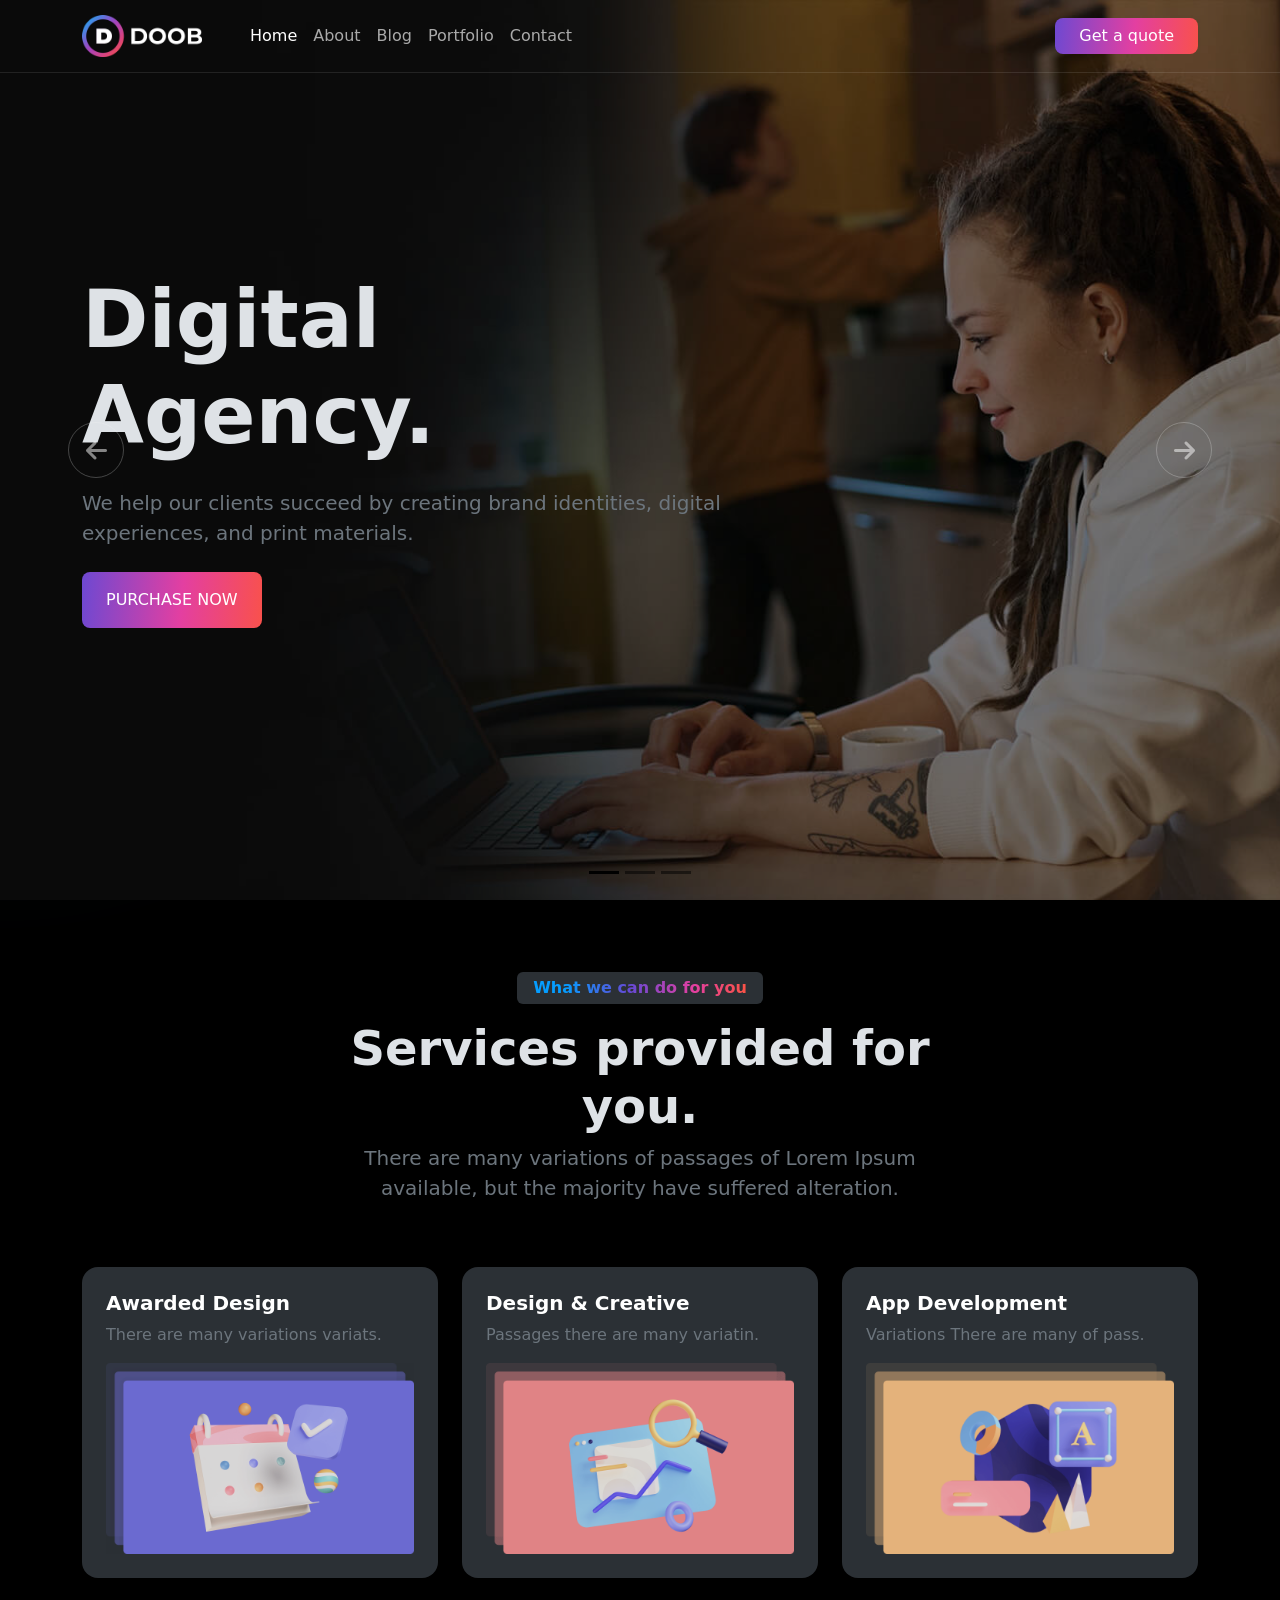
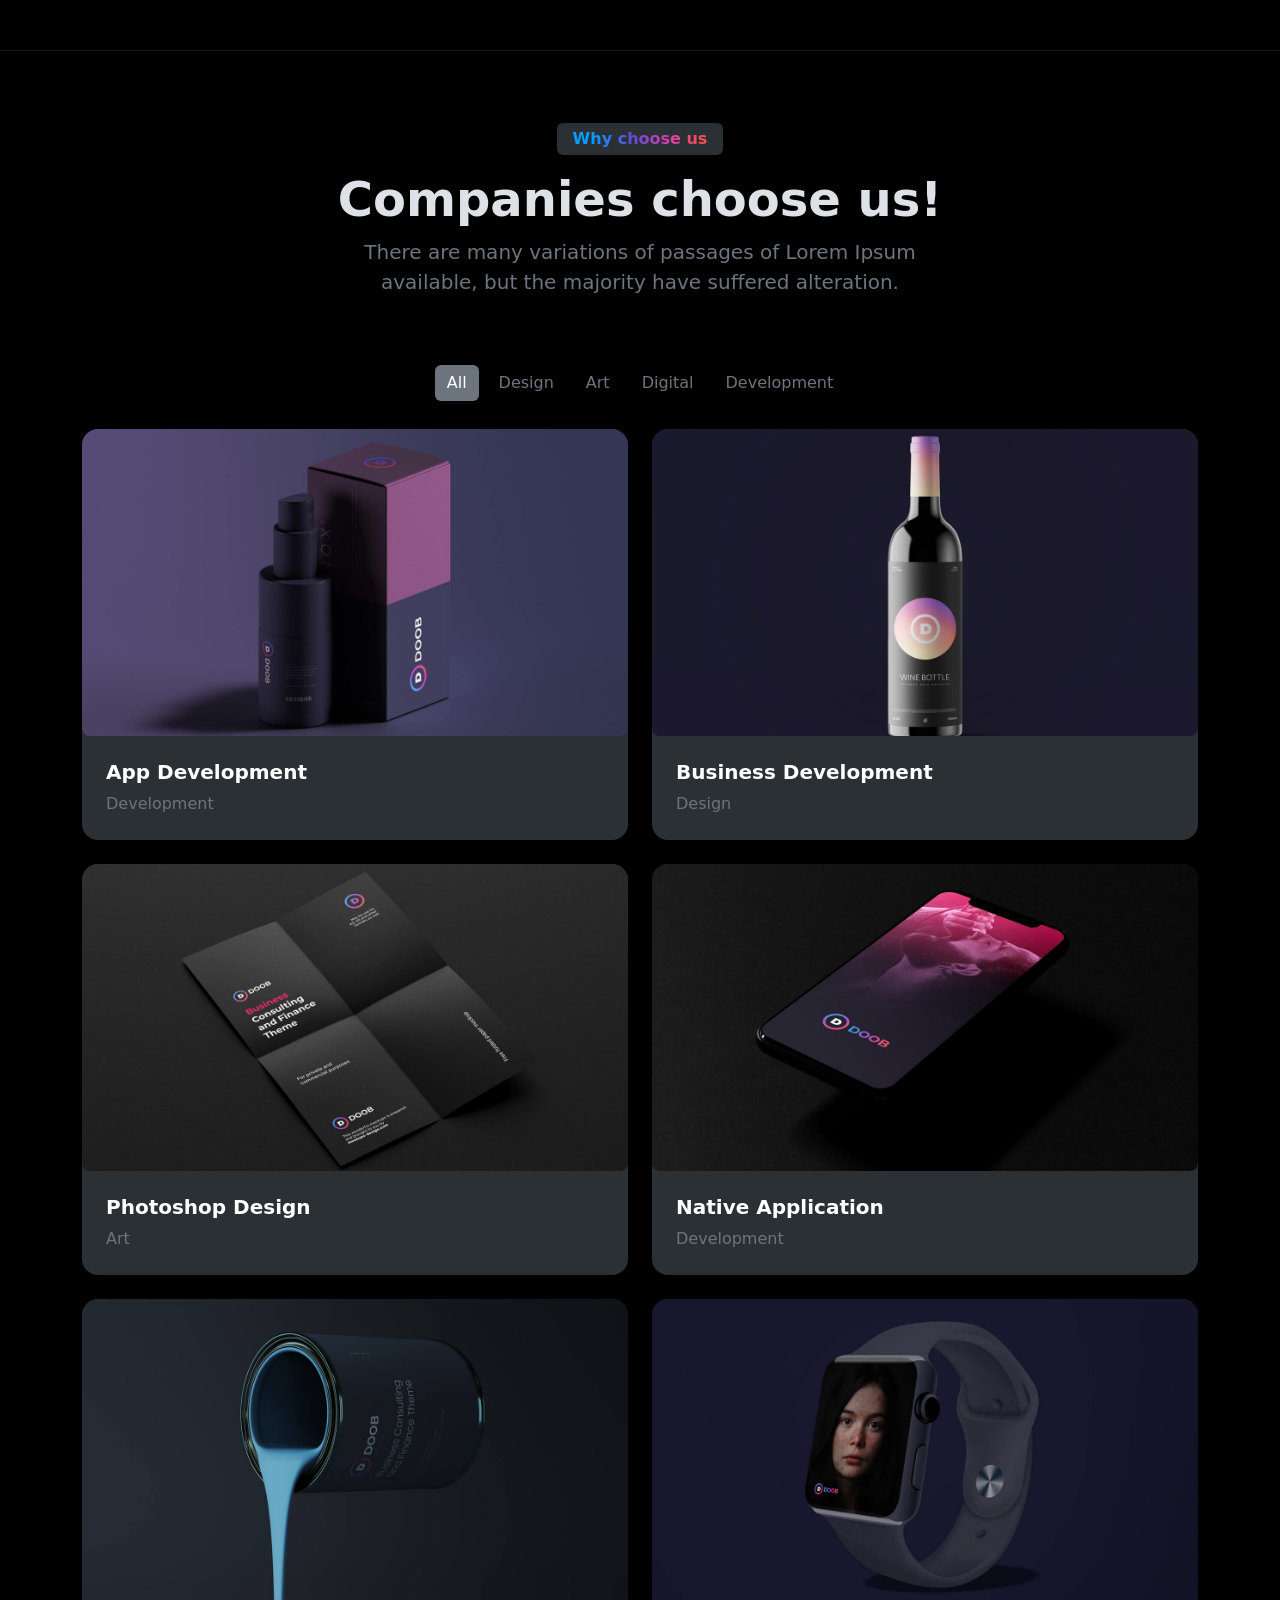
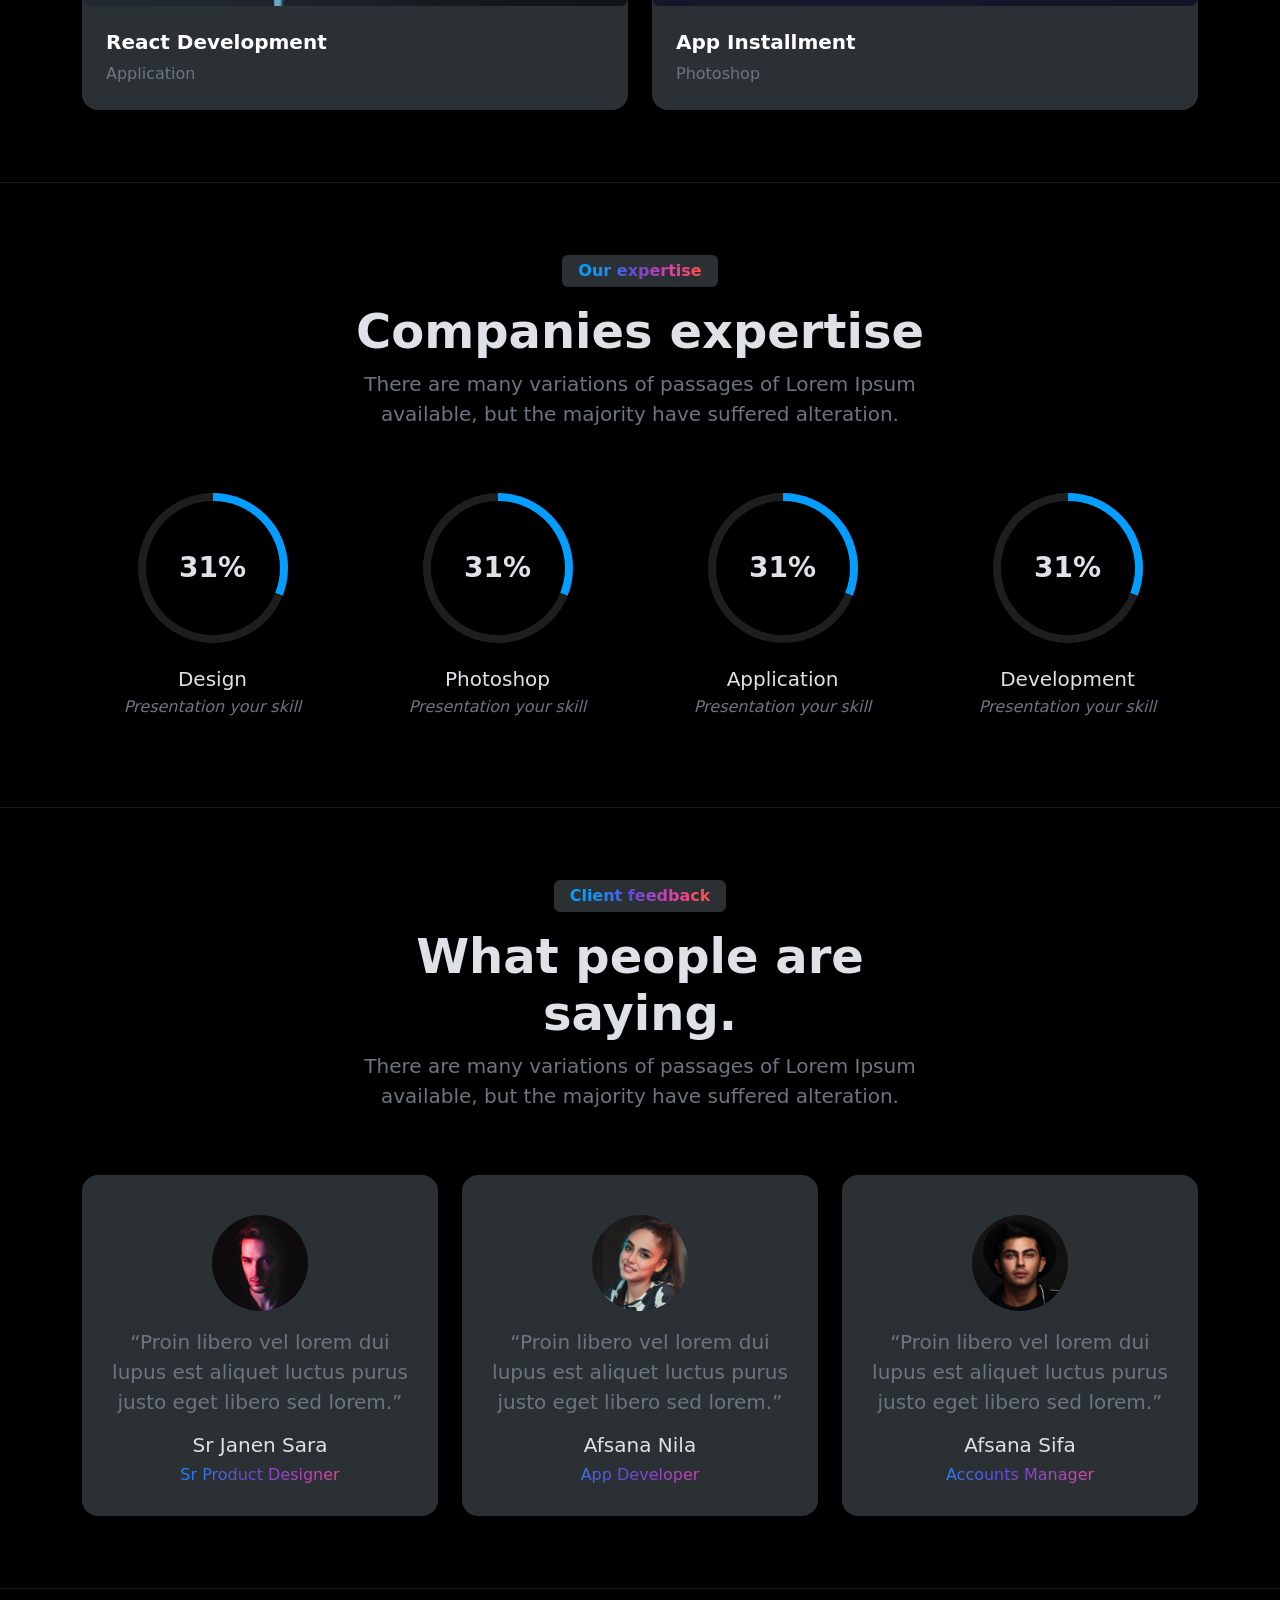
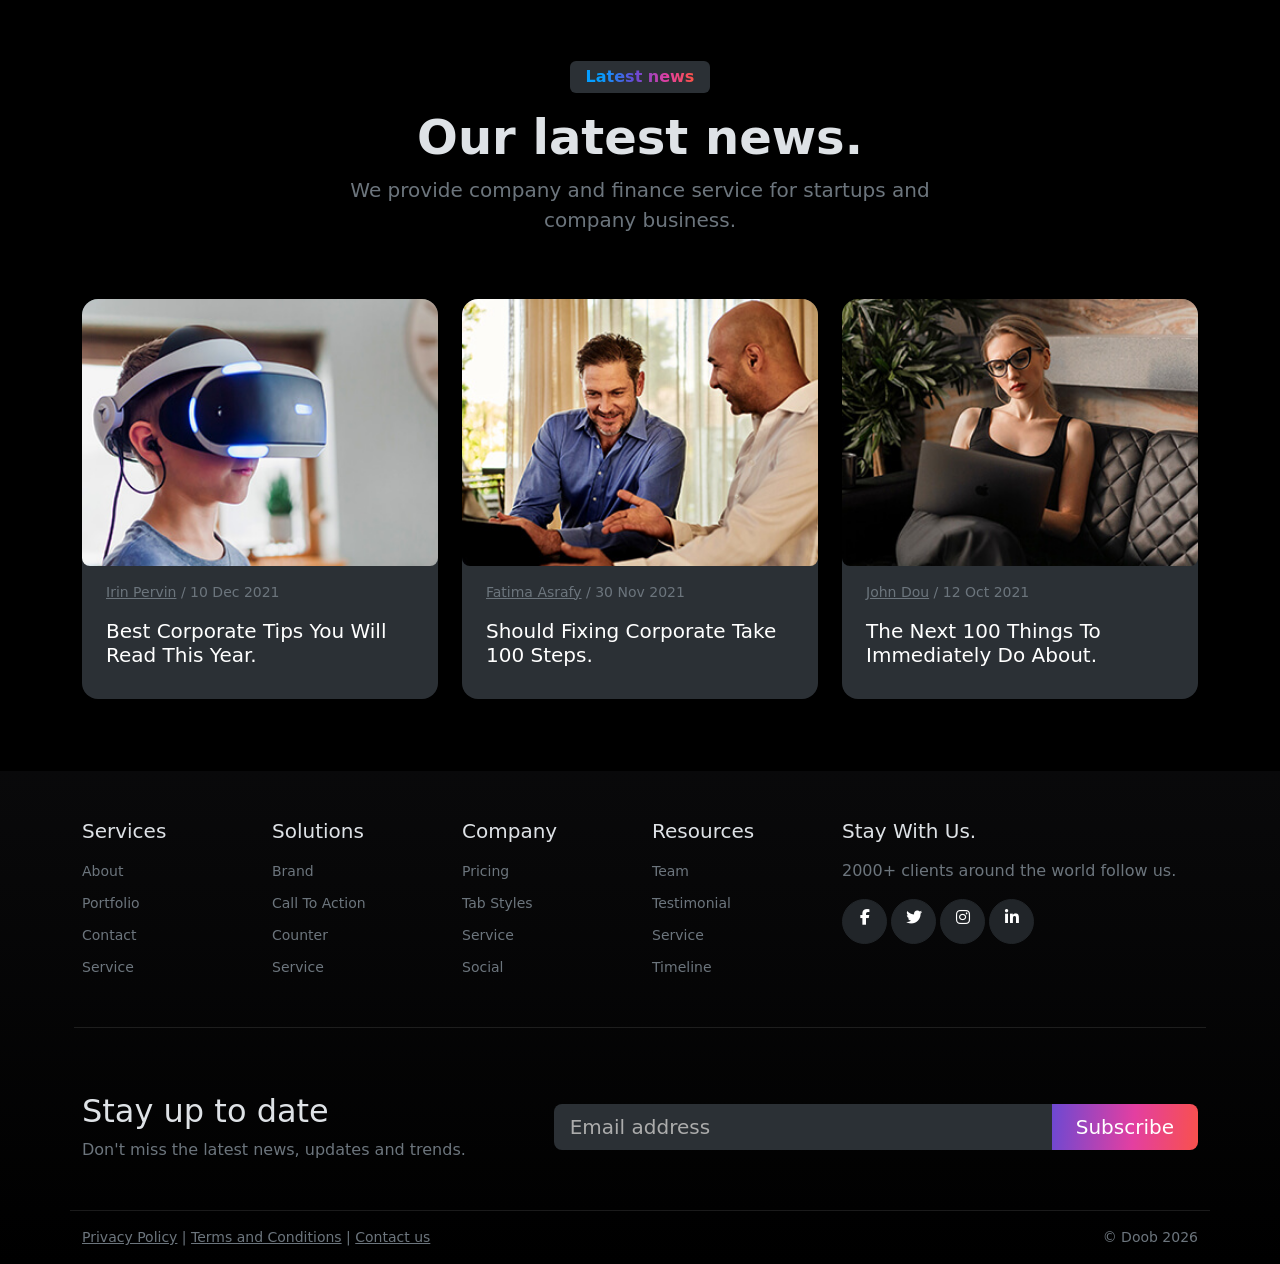
<file: index.html>
<!doctype html>
<html lang="en" data-bs-theme="dark">
  <head>
    <meta charset="UTF-8" />
    <meta name="viewport" content="width=device-width, initial-scale=1" />
    <title>Home | Digital Agency</title>
    <link rel="shortcut icon" href="pic/favicon.png" />
    <link
      href="https://cdn.jsdelivr.net/npm/bootstrap@5.3.3/dist/css/bootstrap.min.css"
      rel="stylesheet"
    />
    <link
      href="https://cdnjs.cloudflare.com/ajax/libs/font-awesome/6.5.2/css/all.min.css"
      rel="stylesheet"
    />
    <link
      href="https://cdnjs.cloudflare.com/ajax/libs/animate.css/4.1.1/animate.min.css"
      rel="stylesheet"
    />
    <link href="https://unpkg.com/aos@2.3.4/dist/aos.css" rel="stylesheet" />
    <link href="style.css" rel="stylesheet" />
  </head>
  <body class="overflow-x-hidden">
    <div class="gradient-circle blue-theme"></div>
    <div class="gradient-circle pink-theme"></div>
    <nav
      class="navbar navbar-expand-md fixed-top border-bottom border-light border-opacity-10"
      id="nav"
    >
      <div class="container">
        <a class="navbar-brand" href="index.html"
          ><img src="pic/logo.png" width="120" alt="Logo"
        /></a>
        <button
          class="navbar-toggler rounded-circle border-0 bg-dark"
          style="width: 44px; height: 44px"
          data-bs-toggle="collapse"
          data-bs-target="#menu"
          aria-controls="menu"
          aria-expanded="false"
          aria-label="Toggle navigation"
        >
          <span class="navbar-toggler-icon"></span>
        </button>
        <div class="collapse navbar-collapse" id="menu">
          <ul class="navbar-nav ms-md-4 me-auto py-2">
            <li class="nav-item">
              <a class="nav-link active" href="index.html">Home</a>
            </li>
            <li class="nav-item">
              <a class="nav-link" href="about.html">About</a>
            </li>
            
            <li class="nav-item">
              <a class="nav-link" href="blog.html">Blog</a>
            </li>
            <li class="nav-item">
              <a class="nav-link" href="portfolio.html">Portfolio</a>
            </li>
            <li class="nav-item">
              <a class="nav-link" href="contact.html">Contact</a>
            </li>
          </ul>
          <a class="btn mybtn px-4 text-white mb-2 mb-md-0" href="contact.html"
            >Get a quote</a
          >
        </div>
      </div>
    </nav>
    <header id="hero" class="carousel slide" data-bs-ride="false">
      <div class="carousel-indicators">
        <button
          type="button"
          data-bs-target="#hero"
          data-bs-slide-to="0"
          class="active"
          aria-label="Slide 1"
        ></button
        ><button
          type="button"
          data-bs-target="#hero"
          data-bs-slide-to="1"
          aria-label="Slide 2"
        ></button
        ><button
          type="button"
          data-bs-target="#hero"
          data-bs-slide-to="2"
          aria-label="Slide 3"
        ></button>
      </div>
      <div class="carousel-inner">
        <div class="carousel-item active">
          <img
            src="pic/slide-1.jpg"
            class="d-block w-100 vh-100 object-fit-cover"
            alt="Digital Agency."
          />
          <div
            class="position-absolute top-0 start-0 w-100 h-100 bg-black bg-opacity-50"
          ></div>
          <div
            class="position-absolute top-50 start-0 w-100 translate-middle-y"
          >
            <div class="container">
              <div class="col-lg-7">
                <h1
                  class="display-1 fw-bold animate__animated animate__fadeInUp animate__delay-1s"
                >
                  Digital Agency.
                </h1>
                <p class="fs-5 text-secondary my-4 animate__animated animate__fadeInUp animate__delay-1s">
                  We help our clients succeed by creating brand identities,
                  digital experiences, and print materials.
                </p>
                <a
                  href="contact.html"
                  class="btn mybtn px-4 py-3 text-white text-uppercase animate__animated animate__fadeInUp animate__delay-1s"
                  >Purchase now</a
                >
              </div>
            </div>
          </div>
        </div>
        <div class="carousel-item">
          <img
            src="pic/slide-2.jpg"
            class="d-block w-100 vh-100 object-fit-cover"
            alt="Creative Agency."
          />
          <div
            class="position-absolute top-0 start-0 w-100 h-100 bg-black bg-opacity-50"
          ></div>
          <div
            class="position-absolute top-50 start-0 w-100 translate-middle-y"
          >
            <div class="container">
              <div class="col-lg-7">
                <h1
                  class="display-1 fw-bold animate__animated animate__fadeInUp animate__delay-1s"
                >
                  Creative Agency.
                </h1>
                <p class="fs-5 text-secondary my-4 animate__animated animate__fadeInUp animate__delay-1s">
                  We help our clients succeed by creating brand identities,
                  digital experiences, and print materials.
                </p>
                <a
                  href="contact.html"
                  class="btn mybtn px-4 py-3 text-white text-uppercase animate__animated animate__fadeInUp animate__delay-1s"
                  >Purchase now</a
                >
              </div>
            </div>
          </div>
        </div>
        <div class="carousel-item">
          <img
            src="pic/slide-3.jpg"
            class="d-block w-100 vh-100 object-fit-cover"
            alt="Startup Agency."
          />
          <div
            class="position-absolute top-0 start-0 w-100 h-100 bg-black bg-opacity-50"
          ></div>
          <div
            class="position-absolute top-50 start-0 w-100 translate-middle-y"
          >
            <div class="container">
              <div class="col-lg-7">
                <h1
                  class="display-1 fw-bold animate__animated animate__fadeInUp animate__delay-1s"
                >
                  Startup Agency.
                </h1>
                <p class="fs-5 text-secondary my-4 animate__animated animate__fadeInUp animate__delay-1s">
                  We help our clients succeed by creating brand identities,
                  digital experiences, and print materials.
                </p>
                <a
                  href="contact.html"
                  class="btn mybtn px-4 py-3 text-white text-uppercase animate__animated animate__fadeInUp animate__delay-1s"
                  >Purchase now</a
                >
              </div>
            </div>
          </div>
        </div>
      </div>
      <button
        class="carousel-control-prev d-none d-md-flex"
        type="button"
        data-bs-target="#hero"
        data-bs-slide="prev"
      >
        <span
          class="arrow-btn border border-light border-opacity-50 rounded-circle d-flex align-items-center justify-content-center fs-4"
          style="width: 56px; height: 56px"
          ><i class="fa-solid fa-arrow-left"></i></span
        ><span class="visually-hidden">Previous</span></button
      ><button
        class="carousel-control-next d-none d-md-flex"
        type="button"
        data-bs-target="#hero"
        data-bs-slide="next"
      >
        <span
          class="arrow-btn border border-light border-opacity-50 rounded-circle d-flex align-items-center justify-content-center fs-4"
          style="width: 56px; height: 56px"
          ><i class="fa-solid fa-arrow-right"></i></span
        ><span class="visually-hidden">Next</span>
      </button>
    </header>
    <section class="py-5">
      <div class="container py-4">
        <div
          class="row justify-content-center text-center mb-5"
          data-aos="fade-up"
        >
          <div class="col-lg-7">
            <span class="badge bg-body-tertiary fs-6 px-3 py-2 mb-3"
              ><span class="theme">What we can do for you</span></span
            >
            <h2 class="display-5 fw-semibold">Services provided for you.</h2>
            <p class="text-secondary fs-5">
              There are many variations of passages of Lorem Ipsum available,
              but the majority have suffered alteration.
            </p>
          </div>
        </div>
        <div class="row g-4">
          <div class="col-md-6 col-lg-4" data-aos="fade-up" data-aos-delay="0">
            <div
              class="card h-100 bg-body-tertiary rounded-4 border-0 lift p-2"
            >
              <div class="card-body">
                <h5 class="fw-semibold">
                  <a class="text-white text-decoration-none" href="#"
                    >Awarded Design</a
                  >
                </h5>
                <p class="text-secondary">There are many variations variats.</p>
                <img
                  src="pic/galery-image-1.png"
                  class="img-fluid"
                  alt="Awarded Design"
                />
              </div>
            </div>
          </div>
          <div
            class="col-md-6 col-lg-4"
            data-aos="fade-up"
            data-aos-delay="150"
          >
            <div
              class="card h-100 bg-body-tertiary rounded-4 border-0 lift p-2"
            >
              <div class="card-body">
                <h5 class="fw-semibold">
                  <a class="text-white text-decoration-none" href="#"
                    >Design & Creative</a
                  >
                </h5>
                <p class="text-secondary">Passages there are many variatin.</p>
                <img
                  src="pic/galery-image-2.png"
                  class="img-fluid"
                  alt="Design & Creative"
                />
              </div>
            </div>
          </div>
          <div
            class="col-md-6 col-lg-4"
            data-aos="fade-up"
            data-aos-delay="300"
          >
            <div
              class="card h-100 bg-body-tertiary rounded-4 border-0 lift p-2"
            >
              <div class="card-body">
                <h5 class="fw-semibold">
                  <a class="text-white text-decoration-none" href="#"
                    >App Development</a
                  >
                </h5>
                <p class="text-secondary">Variations There are many of pass.</p>
                <img
                  src="pic/galery-image-3.png"
                  class="img-fluid"
                  alt="App Development"
                />
              </div>
            </div>
          </div>
        </div>
      </div>
    </section>
    <section class="py-5 border-top border-light border-opacity-10">
      <div class="container py-4">
        <div
          class="row justify-content-center text-center mb-5"
          data-aos="fade-up"
        >
          <div class="col-lg-7">
            <span class="badge bg-body-tertiary fs-6 px-3 py-2 mb-3"
              ><span class="theme">Why choose us</span></span
            >
            <h2 class="display-5 fw-semibold">Companies choose us!</h2>
            <p class="text-secondary fs-5">
              There are many variations of passages of Lorem Ipsum available,
              but the majority have suffered alteration.
            </p>
          </div>
        </div>
        <div class="text-center mb-4">
          <button
            class="btn btn-outline-secondary border-0 m-1 active"
            data-filter="all"
          >
            All</button
          ><button
            class="btn btn-outline-secondary border-0 m-1"
            data-filter="design"
          >
            Design</button
          ><button
            class="btn btn-outline-secondary border-0 m-1"
            data-filter="art"
          >
            Art</button
          ><button
            class="btn btn-outline-secondary border-0 m-1"
            data-filter="digital"
          >
            Digital</button
          ><button
            class="btn btn-outline-secondary border-0 m-1"
            data-filter="development"
          >
            Development
          </button>
        </div>
        <div class="row g-4">
          <div class="col-md-6 portfolio-col design development">
            <div
              class="card bg-body-tertiary border-0 rounded-4 overflow-hidden lift h-100"
            >
              <div class="ratio ratio-16x9 overflow-hidden rounded-3 rounded-0">
                <img
                  src="pic/portfolio-01.jpg"
                  class="object-fit-cover port-img"
                  alt=""
                />
              </div>
              <div class="card-body p-4">
                <h5 class="fw-semibold">
                  <a class="text-white text-decoration-none" href="#"
                    >App Development</a
                  >
                </h5>
                <p class="text-secondary mb-0">Development</p>
              </div>
            </div>
          </div>
          <div class="col-md-6 portfolio-col art digital">
            <div
              class="card bg-body-tertiary border-0 rounded-4 overflow-hidden lift h-100"
            >
              <div class="ratio ratio-16x9 overflow-hidden rounded-3 rounded-0">
                <img
                  src="pic/portfolio-02.jpg"
                  class="object-fit-cover port-img"
                  alt=""
                />
              </div>
              <div class="card-body p-4">
                <h5 class="fw-semibold">
                  <a class="text-white text-decoration-none" href="#"
                    >Business Development</a
                  >
                </h5>
                <p class="text-secondary mb-0">Design</p>
              </div>
            </div>
          </div>
          <div class="col-md-6 portfolio-col design digital development">
            <div
              class="card bg-body-tertiary border-0 rounded-4 overflow-hidden lift h-100"
            >
              <div class="ratio ratio-16x9 overflow-hidden rounded-3 rounded-0">
                <img
                  src="pic/portfolio-03.jpg"
                  class="object-fit-cover port-img"
                  alt=""
                />
              </div>
              <div class="card-body p-4">
                <h5 class="fw-semibold">
                  <a class="text-white text-decoration-none" href="#"
                    >Photoshop Design</a
                  >
                </h5>
                <p class="text-secondary mb-0">Art</p>
              </div>
            </div>
          </div>
          <div class="col-md-6 portfolio-col art digital">
            <div
              class="card bg-body-tertiary border-0 rounded-4 overflow-hidden lift h-100"
            >
              <div class="ratio ratio-16x9 overflow-hidden rounded-3 rounded-0">
                <img
                  src="pic/portfolio-04.jpg"
                  class="object-fit-cover port-img"
                  alt=""
                />
              </div>
              <div class="card-body p-4">
                <h5 class="fw-semibold">
                  <a class="text-white text-decoration-none" href="#"
                    >Native Application</a
                  >
                </h5>
                <p class="text-secondary mb-0">Development</p>
              </div>
            </div>
          </div>
          <div class="col-md-6 portfolio-col art development">
            <div
              class="card bg-body-tertiary border-0 rounded-4 overflow-hidden lift h-100"
            >
              <div class="ratio ratio-16x9 overflow-hidden rounded-3 rounded-0">
                <img
                  src="pic/portfolio-05.jpg"
                  class="object-fit-cover port-img"
                  alt=""
                />
              </div>
              <div class="card-body p-4">
                <h5 class="fw-semibold">
                  <a class="text-white text-decoration-none" href="#"
                    >React Development</a
                  >
                </h5>
                <p class="text-secondary mb-0">Application</p>
              </div>
            </div>
          </div>
          <div class="col-md-6 portfolio-col design art digital">
            <div
              class="card bg-body-tertiary border-0 rounded-4 overflow-hidden lift h-100"
            >
              <div class="ratio ratio-16x9 overflow-hidden rounded-3 rounded-0">
                <img
                  src="pic/portfolio-06.jpg"
                  class="object-fit-cover port-img"
                  alt=""
                />
              </div>
              <div class="card-body p-4">
                <h5 class="fw-semibold">
                  <a class="text-white text-decoration-none" href="#"
                    >App Installment</a
                  >
                </h5>
                <p class="text-secondary mb-0">Photoshop</p>
              </div>
            </div>
          </div>
        </div>
      </div>
    </section>
    <section class="py-5 border-top border-light border-opacity-10">
      <div class="container py-4">
        <div
          class="row justify-content-center text-center mb-5"
          data-aos="fade-up"
        >
          <div class="col-lg-7">
            <span class="badge bg-body-tertiary fs-6 px-3 py-2 mb-3"
              ><span class="theme">Our expertise</span></span
            >
            <h2 class="display-5 fw-semibold">Companies expertise</h2>
            <p class="text-secondary fs-5">
              There are many variations of passages of Lorem Ipsum available,
              but the majority have suffered alteration.
            </p>
          </div>
        </div>
        <div class="row g-4 text-center">
          <div class="col-6 col-lg-3">
            <div
              class="ring mx-auto rounded-circle p-2"
              data-p="80"
              style="width: 150px; height: 150px; --p: 0"
            >
              <div
                class="bg-black rounded-circle h-100 d-flex align-items-center justify-content-center fs-3 fw-semibold"
              >
                <span>0%</span>
              </div>
            </div>
            <h5 class="mt-4 mb-1">Design</h5>
            <p class="fst-italic text-secondary">Presentation your skill</p>
          </div>
          <div class="col-6 col-lg-3">
            <div
              class="ring mx-auto rounded-circle p-2"
              data-p="60"
              style="width: 150px; height: 150px; --p: 0"
            >
              <div
                class="bg-black rounded-circle h-100 d-flex align-items-center justify-content-center fs-3 fw-semibold"
              >
                <span>0%</span>
              </div>
            </div>
            <h5 class="mt-4 mb-1">Photoshop</h5>
            <p class="fst-italic text-secondary">Presentation your skill</p>
          </div>
          <div class="col-6 col-lg-3">
            <div
              class="ring mx-auto rounded-circle p-2"
              data-p="70"
              style="width: 150px; height: 150px; --p: 0"
            >
              <div
                class="bg-black rounded-circle h-100 d-flex align-items-center justify-content-center fs-3 fw-semibold"
              >
                <span>0%</span>
              </div>
            </div>
            <h5 class="mt-4 mb-1">Application</h5>
            <p class="fst-italic text-secondary">Presentation your skill</p>
          </div>
          <div class="col-6 col-lg-3">
            <div
              class="ring mx-auto rounded-circle p-2"
              data-p="95"
              style="width: 150px; height: 150px; --p: 0"
            >
              <div
                class="bg-black rounded-circle h-100 d-flex align-items-center justify-content-center fs-3 fw-semibold"
              >
                <span>0%</span>
              </div>
            </div>
            <h5 class="mt-4 mb-1">Development</h5>
            <p class="fst-italic text-secondary">Presentation your skill</p>
          </div>
        </div>
      </div>
    </section>
    <section class="py-5 border-top border-light border-opacity-10">
      <div class="container py-4">
        <div
          class="row justify-content-center text-center mb-5"
          data-aos="fade-up"
        >
          <div class="col-lg-7">
            <span class="badge bg-body-tertiary fs-6 px-3 py-2 mb-3"
              ><span class="theme">Client feedback</span></span
            >
            <h2 class="display-5 fw-semibold">What people are saying.</h2>
            <p class="text-secondary fs-5">
              There are many variations of passages of Lorem Ipsum available,
              but the majority have suffered alteration.
            </p>
          </div>
        </div>
        <div class="row g-4 text-center">
          <div class="col-md-6 col-lg-4" data-aos="fade-up" data-aos-delay="0">
            <div
              class="card h-100 bg-body-tertiary rounded-4 border-0 lift p-2"
            >
              <div class="card-body">
                <img
                  src="pic/testimonial-01.jpg"
                  width="96"
                  height="96"
                  class="rounded-circle object-fit-cover my-3"
                  alt="Sr Janen Sara"
                />
                <p class="text-secondary fs-5">
                  “Proin libero vel lorem dui lupus est aliquet luctus purus
                  justo eget libero sed lorem.”
                </p>
                <h4 class="h5">Sr Janen Sara</h4>
                <p class="theme h6">Sr Product Designer</p>
              </div>
            </div>
          </div>
          <div
            class="col-md-6 col-lg-4"
            data-aos="fade-up"
            data-aos-delay="150"
          >
            <div
              class="card h-100 bg-body-tertiary rounded-4 border-0 lift p-2"
            >
              <div class="card-body">
                <img
                  src="pic/testimonial-02.jpg"
                  width="96"
                  height="96"
                  class="rounded-circle object-fit-cover my-3"
                  alt="Afsana Nila"
                />
                <p class="text-secondary fs-5">
                  “Proin libero vel lorem dui lupus est aliquet luctus purus
                  justo eget libero sed lorem.”
                </p>
                <h4 class="h5">Afsana Nila</h4>
                <p class="theme h6">App Developer</p>
              </div>
            </div>
          </div>
          <div
            class="col-md-6 col-lg-4"
            data-aos="fade-up"
            data-aos-delay="300"
          >
            <div
              class="card h-100 bg-body-tertiary rounded-4 border-0 lift p-2"
            >
              <div class="card-body">
                <img
                  src="pic/testimonial-03.jpg"
                  width="96"
                  height="96"
                  class="rounded-circle object-fit-cover my-3"
                  alt="Afsana Sifa"
                />
                <p class="text-secondary fs-5">
                  “Proin libero vel lorem dui lupus est aliquet luctus purus
                  justo eget libero sed lorem.”
                </p>
                <h4 class="h5">Afsana Sifa</h4>
                <p class="theme h6">Accounts Manager</p>
              </div>
            </div>
          </div>
        </div>
      </div>
    </section>
    <section class="py-5 border-top border-light border-opacity-10">
      <div class="container py-4">
        <div
          class="row justify-content-center text-center mb-5"
          data-aos="fade-up"
        >
          <div class="col-lg-7">
            <span class="badge bg-body-tertiary fs-6 px-3 py-2 mb-3"
              ><span class="theme">Latest news</span></span
            >
            <h2 class="display-5 fw-semibold">Our latest news.</h2>
            <p class="text-secondary fs-5">
              We provide company and finance service for startups and company
              business.
            </p>
          </div>
        </div>
        <div class="row g-4">
          <div class="col-md-6 col-lg-4" data-aos="fade-up">
            <div
              class="card h-100 bg-body-tertiary border-0 rounded-4 overflow-hidden lift"
            >
              <div class="ratio ratio-4x3 overflow-hidden rounded-3 rounded-0">
                <img
                  src="pic/blog-01.jpg"
                  class="object-fit-cover port-img"
                  alt=""
                />
              </div>
              <div class="card-body px-4">
                <p class="small text-secondary">
                  <a class="link-secondary" href="#">Irin Pervin</a> / 10 Dec
                  2021
                </p>
                <h5 class="pb-2">
                  <a class="text-white text-decoration-none" href="#"
                    >Best Corporate Tips You Will Read This Year.</a
                  >
                </h5>
              </div>
            </div>
          </div>
          <div class="col-md-6 col-lg-4" data-aos="fade-up">
            <div
              class="card h-100 bg-body-tertiary border-0 rounded-4 overflow-hidden lift"
            >
              <div class="ratio ratio-4x3 overflow-hidden rounded-3 rounded-0">
                <img
                  src="pic/blog-02.jpg"
                  class="object-fit-cover port-img"
                  alt=""
                />
              </div>
              <div class="card-body px-4">
                <p class="small text-secondary">
                  <a class="link-secondary" href="#">Fatima Asrafy</a> / 30 Nov
                  2021
                </p>
                <h5 class="pb-2">
                  <a class="text-white text-decoration-none" href="#"
                    >Should Fixing Corporate Take 100 Steps.</a
                  >
                </h5>
              </div>
            </div>
          </div>
          <div class="col-md-6 col-lg-4" data-aos="fade-up">
            <div
              class="card h-100 bg-body-tertiary border-0 rounded-4 overflow-hidden lift"
            >
              <div class="ratio ratio-4x3 overflow-hidden rounded-3 rounded-0">
                <img
                  src="pic/blog-03.jpg"
                  class="object-fit-cover port-img"
                  alt=""
                />
              </div>
              <div class="card-body px-4">
                <p class="small text-secondary">
                  <a class="link-secondary" href="#">John Dou</a> / 12 Oct 2021
                </p>
                <h5 class="pb-2">
                  <a class="text-white text-decoration-none" href="#"
                    >The Next 100 Things To Immediately Do About.</a
                  >
                </h5>
              </div>
            </div>
          </div>
        </div>
      </div>
    </section>
    <footer class="footer-bg">
      <div class="container pt-5">
        <div class="row g-4 pb-5">
          <div class="col-6 col-lg-2">
            <h5 class="mb-3">Services</h5>
            <ul class="list-unstyled">
              <li class="mb-2">
                <a
                  class="link-secondary link-underline-opacity-0 small"
                  href="#"
                  >About</a
                >
              </li>
              <li class="mb-2">
                <a
                  class="link-secondary link-underline-opacity-0 small"
                  href="#"
                  >Portfolio</a
                >
              </li>
              <li class="mb-2">
                <a
                  class="link-secondary link-underline-opacity-0 small"
                  href="#"
                  >Contact</a
                >
              </li>
              <li class="mb-2">
                <a
                  class="link-secondary link-underline-opacity-0 small"
                  href="#"
                  >Service</a
                >
              </li>
            </ul>
          </div>
          <div class="col-6 col-lg-2">
            <h5 class="mb-3">Solutions</h5>
            <ul class="list-unstyled">
              <li class="mb-2">
                <a
                  class="link-secondary link-underline-opacity-0 small"
                  href="#"
                  >Brand</a
                >
              </li>
              <li class="mb-2">
                <a
                  class="link-secondary link-underline-opacity-0 small"
                  href="#"
                  >Call To Action</a
                >
              </li>
              <li class="mb-2">
                <a
                  class="link-secondary link-underline-opacity-0 small"
                  href="#"
                  >Counter</a
                >
              </li>
              <li class="mb-2">
                <a
                  class="link-secondary link-underline-opacity-0 small"
                  href="#"
                  >Service</a
                >
              </li>
            </ul>
          </div>
          <div class="col-6 col-lg-2">
            <h5 class="mb-3">Company</h5>
            <ul class="list-unstyled">
              <li class="mb-2">
                <a
                  class="link-secondary link-underline-opacity-0 small"
                  href="#"
                  >Pricing</a
                >
              </li>
              <li class="mb-2">
                <a
                  class="link-secondary link-underline-opacity-0 small"
                  href="#"
                  >Tab Styles</a
                >
              </li>
              <li class="mb-2">
                <a
                  class="link-secondary link-underline-opacity-0 small"
                  href="#"
                  >Service</a
                >
              </li>
              <li class="mb-2">
                <a
                  class="link-secondary link-underline-opacity-0 small"
                  href="#"
                  >Social</a
                >
              </li>
            </ul>
          </div>
          <div class="col-6 col-lg-2">
            <h5 class="mb-3">Resources</h5>
            <ul class="list-unstyled">
              <li class="mb-2">
                <a
                  class="link-secondary link-underline-opacity-0 small"
                  href="#"
                  >Team</a
                >
              </li>
              <li class="mb-2">
                <a
                  class="link-secondary link-underline-opacity-0 small"
                  href="#"
                  >Testimonial</a
                >
              </li>
              <li class="mb-2">
                <a
                  class="link-secondary link-underline-opacity-0 small"
                  href="#"
                  >Service</a
                >
              </li>
              <li class="mb-2">
                <a
                  class="link-secondary link-underline-opacity-0 small"
                  href="#"
                  >Timeline</a
                >
              </li>
            </ul>
          </div>
          <div class="col-lg-4">
            <h5 class="mb-3">Stay With Us.</h5>
            <p class="text-secondary">
              2000+ clients around the world follow us.
            </p>
            <a
              href="#"
              class="btn btn-dark rounded-circle me-1"
              style="width: 45px; height: 45px"
              aria-label="Facebook"
              ><i class="fa-brands fa-facebook-f"></i></a
            ><a
              href="#"
              class="btn btn-dark rounded-circle me-1"
              style="width: 45px; height: 45px"
              aria-label="Twitter"
              ><i class="fa-brands fa-twitter"></i></a
            ><a
              href="#"
              class="btn btn-dark rounded-circle me-1"
              style="width: 45px; height: 45px"
              aria-label="Instagram"
              ><i class="fa-brands fa-instagram"></i></a
            ><a
              href="#"
              class="btn btn-dark rounded-circle me-1"
              style="width: 45px; height: 45px"
              aria-label="LinkedIn"
              ><i class="fa-brands fa-linkedin-in"></i
            ></a>
          </div>
        </div>
        <div
          class="row g-3 py-5 border-top border-light border-opacity-10 align-items-center"
        >
          <div class="col-lg-5">
            <h4 class="h2">Stay up to date</h4>
            <p class="text-secondary mb-0">
              Don't miss the latest news, updates and trends.
            </p>
          </div>
          <div class="col-lg-7">
            <form
              class="needs-validation input-group input-group-lg"
              novalidate
            >
              <input
                type="email"
                class="form-control bg-body-tertiary border-0"
                placeholder="Email address"
                aria-label="Email"
                required
              /><button class="btn mybtn text-white px-4">Subscribe</button>
            </form>
          </div>
        </div>
        <div
          class="row py-3 border-top border-light border-opacity-10 text-center text-md-start small text-secondary"
        >
          <div class="col-md-6">
            <a class="link-secondary" href="#">Privacy Policy</a> |
            <a class="link-secondary" href="#">Terms and Conditions</a> |
            <a class="link-secondary" href="contact.html">Contact us</a>
          </div>
          <div class="col-md-6 text-md-end mt-2 mt-md-0">&copy; Doob 2026</div>
        </div>
      </div>
    </footer>
    <button
      id="toTop"
      class="btn btn-dark rounded-circle position-fixed bottom-0 end-0 m-3 m-md-4 d-none"
      style="width: 48px; height: 48px; z-index: 1030"
      aria-label="Back to top"
    >
      <i class="fa-solid fa-arrow-up"></i>
    </button>
    <script src="https://cdn.jsdelivr.net/npm/bootstrap@5.3.3/dist/js/bootstrap.bundle.min.js"></script>
    <script src="https://unpkg.com/aos@2.3.4/dist/aos.js"></script>
    <script src="script.js"></script>
  </body>
</html>
</file>
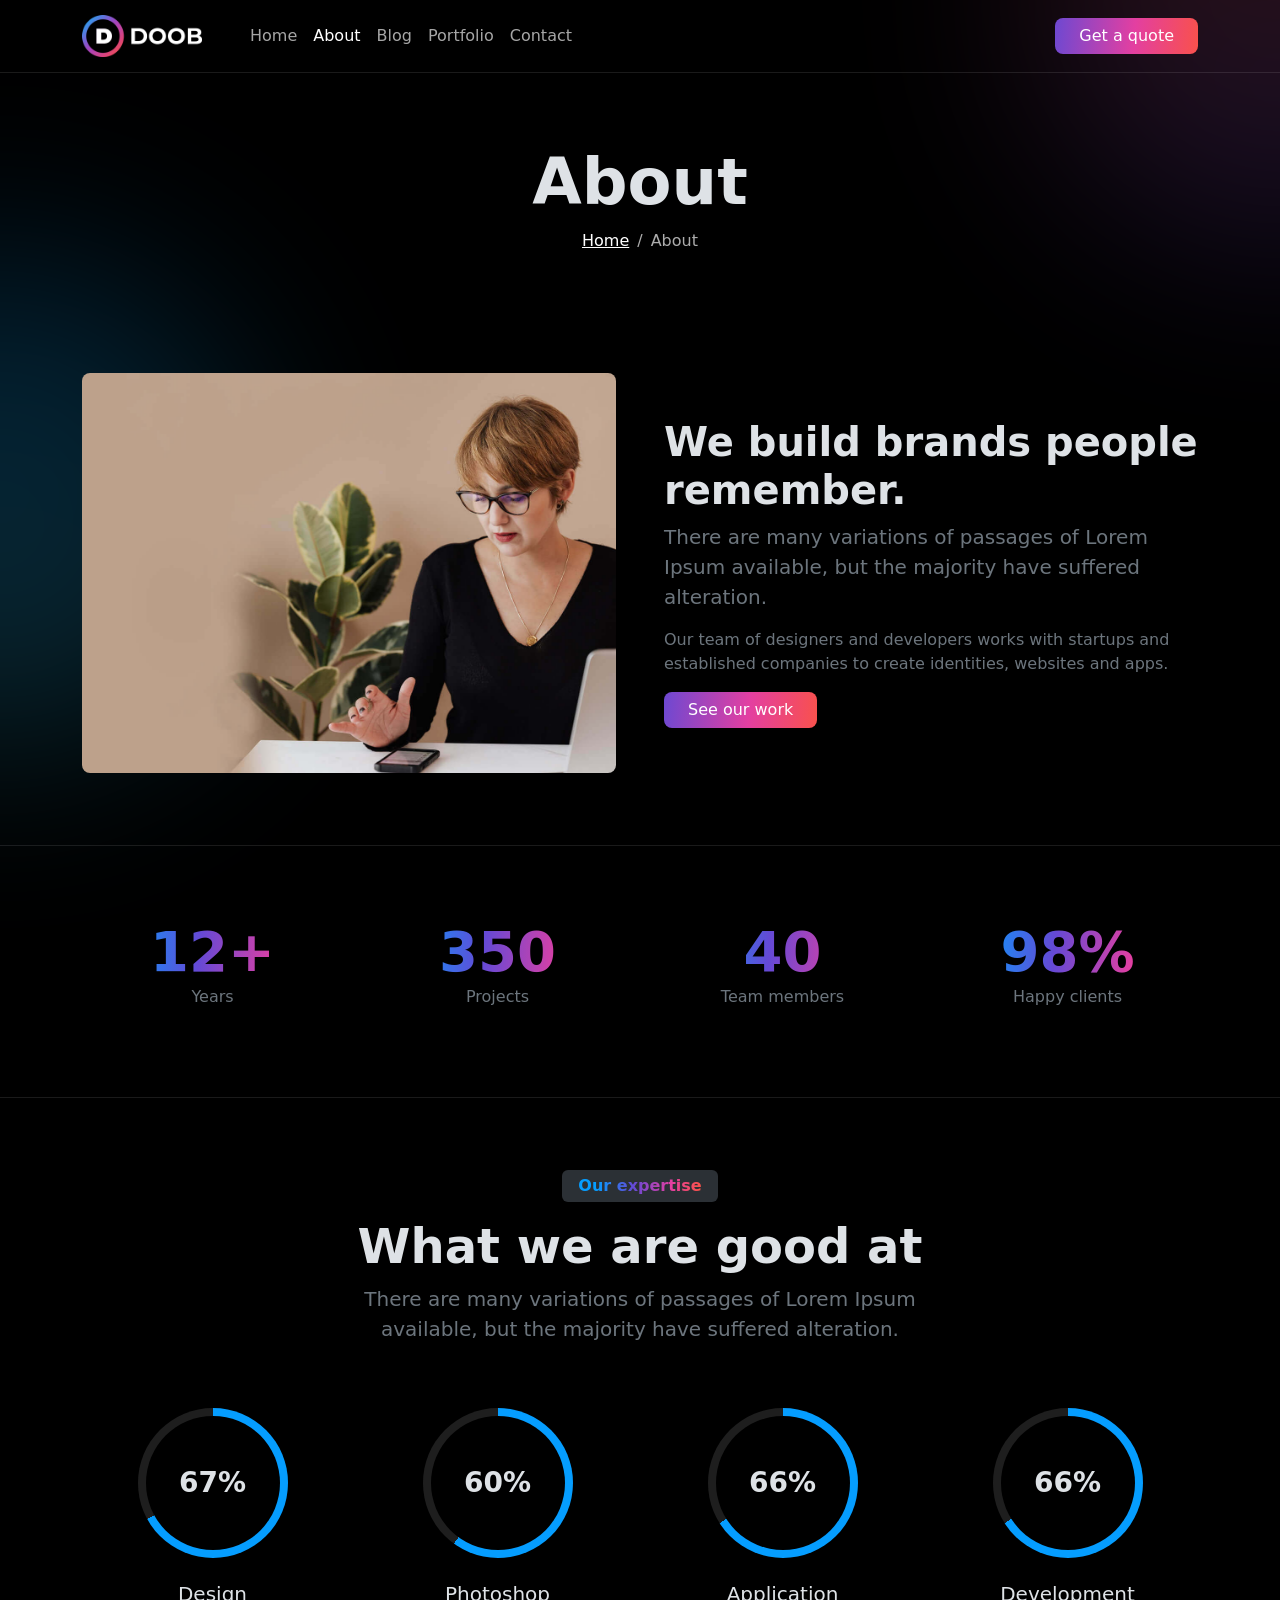
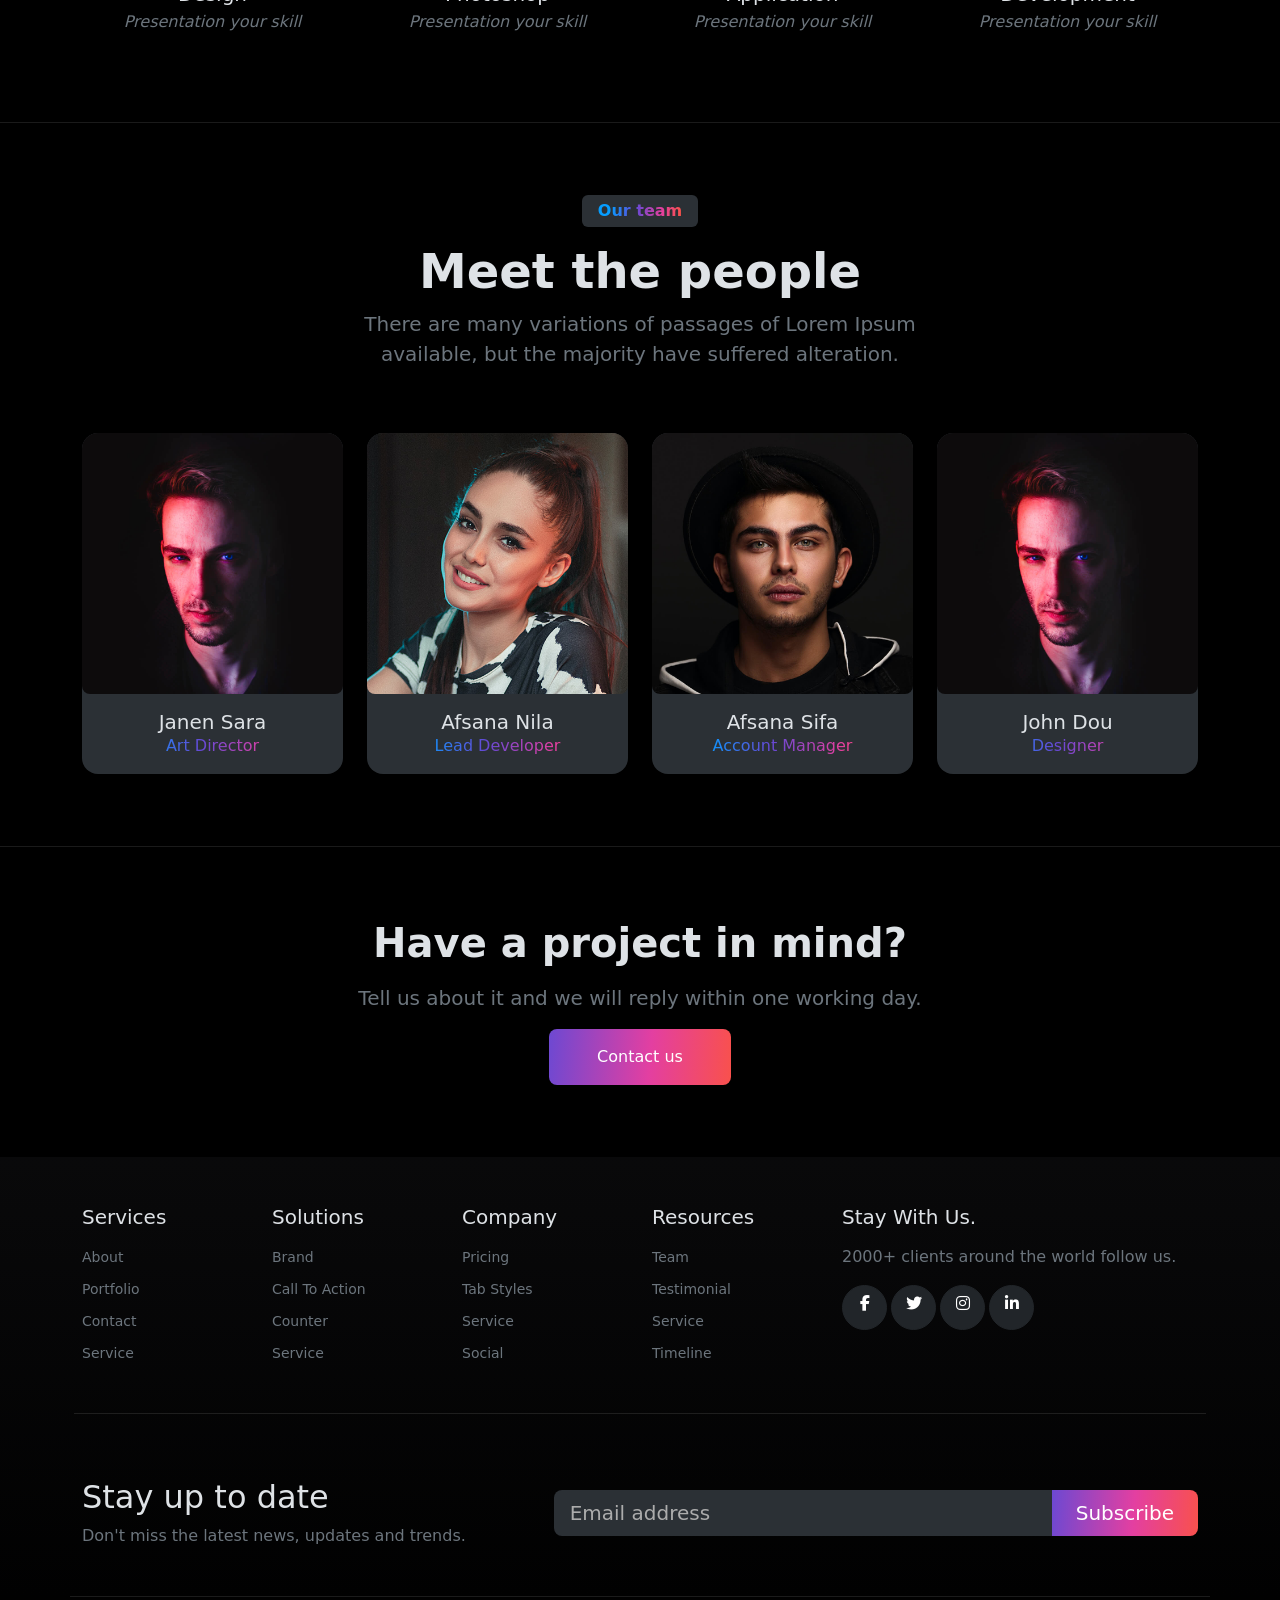
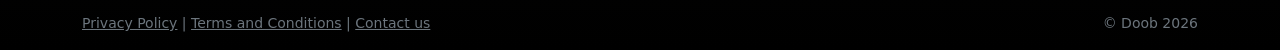
<file: about.html>
<!doctype html>
<html lang="en" data-bs-theme="dark">
  <head>
    <meta charset="UTF-8" />
    <meta name="viewport" content="width=device-width, initial-scale=1" />
    <title>About | Digital Agency</title>
    <link rel="shortcut icon" href="pic/favicon.png" />
    <link
      href="https://cdn.jsdelivr.net/npm/bootstrap@5.3.3/dist/css/bootstrap.min.css"
      rel="stylesheet"
    />
    <link
      href="https://cdnjs.cloudflare.com/ajax/libs/font-awesome/6.5.2/css/all.min.css"
      rel="stylesheet"
    />
    <link
      href="https://cdnjs.cloudflare.com/ajax/libs/animate.css/4.1.1/animate.min.css"
      rel="stylesheet"
    />
    <link href="https://unpkg.com/aos@2.3.4/dist/aos.css" rel="stylesheet" />
    <link href="style.css" rel="stylesheet" />
  </head>
  <body class="overflow-x-hidden">
    <div class="gradient-circle blue-theme"></div>
    <div class="gradient-circle pink-theme"></div>
    <nav
      class="navbar navbar-expand-md fixed-top border-bottom border-light border-opacity-10"
      id="nav"
    >
      <div class="container">
        <a class="navbar-brand" href="index.html"
          ><img src="pic/logo.png" width="120" alt="Logo"
        /></a>
        <button
          class="navbar-toggler rounded-circle border-0 bg-dark"
          style="width: 44px; height: 44px"
          data-bs-toggle="collapse"
          data-bs-target="#menu"
          aria-controls="menu"
          aria-expanded="false"
          aria-label="Toggle navigation"
        >
          <span class="navbar-toggler-icon"></span>
        </button>
        <div class="collapse navbar-collapse" id="menu">
          <ul class="navbar-nav ms-md-4 me-auto py-2">
            <li class="nav-item">
              <a class="nav-link" href="index.html">Home</a>
            </li>
            <li class="nav-item">
              <a class="nav-link active" href="about.html">About</a>
            </li>
            <li class="nav-item">
              <a class="nav-link" href="blog.html">Blog</a>
            </li>
            <li class="nav-item">
              <a class="nav-link" href="portfolio.html">Portfolio</a>
            </li>
            <li class="nav-item">
              <a class="nav-link" href="contact.html">Contact</a>
            </li>
          </ul>
          <a class="btn mybtn px-4 text-white mb-2 mb-md-0" href="contact.html"
            >Get a quote</a
          >
        </div>
      </div>
    </nav>
    <section class="pt-5 mt-5 text-center">
      <div class="container py-5">
        <h1 class="display-3 fw-bold">About</h1>
        <nav aria-label="breadcrumb">
          <ol class="breadcrumb justify-content-center mb-0">
            <li class="breadcrumb-item"><a href="index.html">Home</a></li>
            <li class="breadcrumb-item active">About</li>
          </ol>
        </nav>
      </div>
    </section>
    <section class="py-5">
      <div class="container py-4">
        <div class="row g-5 align-items-center">
          <div class="col-lg-6" data-aos="fade-right">
            <div class="ratio ratio-4x3 overflow-hidden rounded-3">
              <img
                src="pic/slide-2.jpg"
                class="object-fit-cover port-img"
                alt=""
              />
            </div>
          </div>
          <div class="col-lg-6" data-aos="fade-left">
            <h2 class="display-6 fw-semibold">
              We build brands people remember.
            </h2>
            <p class="text-secondary fs-5">
              There are many variations of passages of Lorem Ipsum available,
              but the majority have suffered alteration.
            </p>
            <p class="text-secondary">
              Our team of designers and developers works with startups and
              established companies to create identities, websites and apps.
            </p>
            <a href="portfolio.html" class="btn mybtn px-4 text-white"
              >See our work</a
            >
          </div>
        </div>
      </div>
    </section>
    <section class="py-5 border-top border-light border-opacity-10">
      <div class="container py-4">
        <div class="row g-4 text-center">
          <div class="col-6 col-lg-3">
            <div class="display-4 fw-bold theme">12+</div>
            <p class="text-secondary">Years</p>
          </div>
          <div class="col-6 col-lg-3">
            <div class="display-4 fw-bold theme">350</div>
            <p class="text-secondary">Projects</p>
          </div>
          <div class="col-6 col-lg-3">
            <div class="display-4 fw-bold theme">40</div>
            <p class="text-secondary">Team members</p>
          </div>
          <div class="col-6 col-lg-3">
            <div class="display-4 fw-bold theme">98%</div>
            <p class="text-secondary">Happy clients</p>
          </div>
        </div>
      </div>
    </section>
    <section class="py-5 border-top border-light border-opacity-10">
      <div class="container py-4">
        <div
          class="row justify-content-center text-center mb-5"
          data-aos="fade-up"
        >
          <div class="col-lg-7">
            <span class="badge bg-body-tertiary fs-6 px-3 py-2 mb-3"
              ><span class="theme">Our expertise</span></span
            >
            <h2 class="display-5 fw-semibold">What we are good at</h2>
            <p class="text-secondary fs-5">
              There are many variations of passages of Lorem Ipsum available,
              but the majority have suffered alteration.
            </p>
          </div>
        </div>
        <div class="row g-4 text-center">
          <div class="col-6 col-lg-3">
            <div
              class="ring mx-auto rounded-circle p-2"
              data-p="80"
              style="width: 150px; height: 150px; --p: 0"
            >
              <div
                class="bg-black rounded-circle h-100 d-flex align-items-center justify-content-center fs-3 fw-semibold"
              >
                <span>0%</span>
              </div>
            </div>
            <h5 class="mt-4 mb-1">Design</h5>
            <p class="fst-italic text-secondary">Presentation your skill</p>
          </div>
          <div class="col-6 col-lg-3">
            <div
              class="ring mx-auto rounded-circle p-2"
              data-p="60"
              style="width: 150px; height: 150px; --p: 0"
            >
              <div
                class="bg-black rounded-circle h-100 d-flex align-items-center justify-content-center fs-3 fw-semibold"
              >
                <span>0%</span>
              </div>
            </div>
            <h5 class="mt-4 mb-1">Photoshop</h5>
            <p class="fst-italic text-secondary">Presentation your skill</p>
          </div>
          <div class="col-6 col-lg-3">
            <div
              class="ring mx-auto rounded-circle p-2"
              data-p="70"
              style="width: 150px; height: 150px; --p: 0"
            >
              <div
                class="bg-black rounded-circle h-100 d-flex align-items-center justify-content-center fs-3 fw-semibold"
              >
                <span>0%</span>
              </div>
            </div>
            <h5 class="mt-4 mb-1">Application</h5>
            <p class="fst-italic text-secondary">Presentation your skill</p>
          </div>
          <div class="col-6 col-lg-3">
            <div
              class="ring mx-auto rounded-circle p-2"
              data-p="95"
              style="width: 150px; height: 150px; --p: 0"
            >
              <div
                class="bg-black rounded-circle h-100 d-flex align-items-center justify-content-center fs-3 fw-semibold"
              >
                <span>0%</span>
              </div>
            </div>
            <h5 class="mt-4 mb-1">Development</h5>
            <p class="fst-italic text-secondary">Presentation your skill</p>
          </div>
        </div>
      </div>
    </section>
    <section class="py-5 border-top border-light border-opacity-10">
      <div class="container py-4">
        <div
          class="row justify-content-center text-center mb-5"
          data-aos="fade-up"
        >
          <div class="col-lg-7">
            <span class="badge bg-body-tertiary fs-6 px-3 py-2 mb-3"
              ><span class="theme">Our team</span></span
            >
            <h2 class="display-5 fw-semibold">Meet the people</h2>
            <p class="text-secondary fs-5">
              There are many variations of passages of Lorem Ipsum available,
              but the majority have suffered alteration.
            </p>
          </div>
        </div>
        <div class="row g-4 text-center">
          <div class="col-6 col-lg-3" data-aos="fade-up">
            <div
              class="card bg-body-tertiary border-0 rounded-4 overflow-hidden lift"
            >
              <div class="ratio ratio-1x1 overflow-hidden rounded-3 rounded-0">
                <img
                  src="pic/testimonial-01.jpg"
                  class="object-fit-cover port-img"
                  alt=""
                />
              </div>
              <div class="card-body">
                <h5 class="mb-0">Janen Sara</h5>
                <p class="theme mb-0">Art Director</p>
              </div>
            </div>
          </div>
          <div class="col-6 col-lg-3" data-aos="fade-up">
            <div
              class="card bg-body-tertiary border-0 rounded-4 overflow-hidden lift"
            >
              <div class="ratio ratio-1x1 overflow-hidden rounded-3 rounded-0">
                <img
                  src="pic/testimonial-02.jpg"
                  class="object-fit-cover port-img"
                  alt=""
                />
              </div>
              <div class="card-body">
                <h5 class="mb-0">Afsana Nila</h5>
                <p class="theme mb-0">Lead Developer</p>
              </div>
            </div>
          </div>
          <div class="col-6 col-lg-3" data-aos="fade-up">
            <div
              class="card bg-body-tertiary border-0 rounded-4 overflow-hidden lift"
            >
              <div class="ratio ratio-1x1 overflow-hidden rounded-3 rounded-0">
                <img
                  src="pic/testimonial-03.jpg"
                  class="object-fit-cover port-img"
                  alt=""
                />
              </div>
              <div class="card-body">
                <h5 class="mb-0">Afsana Sifa</h5>
                <p class="theme mb-0">Account Manager</p>
              </div>
            </div>
          </div>
          <div class="col-6 col-lg-3" data-aos="fade-up">
            <div
              class="card bg-body-tertiary border-0 rounded-4 overflow-hidden lift"
            >
              <div class="ratio ratio-1x1 overflow-hidden rounded-3 rounded-0">
                <img
                  src="pic/testimonial-01.jpg"
                  class="object-fit-cover port-img"
                  alt=""
                />
              </div>
              <div class="card-body">
                <h5 class="mb-0">John Dou</h5>
                <p class="theme mb-0">Designer</p>
              </div>
            </div>
          </div>
        </div>
      </div>
    </section>
    <section class="py-5 text-center border-top border-light border-opacity-10">
      <div class="container py-4">
        <h2 class="display-6 fw-semibold mb-3">Have a project in mind?</h2>
        <p class="text-secondary fs-5">
          Tell us about it and we will reply within one working day.
        </p>
        <a href="contact.html" class="btn mybtn px-5 py-3 text-white"
          >Contact us</a
        >
      </div>
    </section>
    <footer class="footer-bg">
      <div class="container pt-5">
        <div class="row g-4 pb-5">
          <div class="col-6 col-lg-2">
            <h5 class="mb-3">Services</h5>
            <ul class="list-unstyled">
              <li class="mb-2">
                <a
                  class="link-secondary link-underline-opacity-0 small"
                  href="#"
                  >About</a
                >
              </li>
              <li class="mb-2">
                <a
                  class="link-secondary link-underline-opacity-0 small"
                  href="#"
                  >Portfolio</a
                >
              </li>
              <li class="mb-2">
                <a
                  class="link-secondary link-underline-opacity-0 small"
                  href="#"
                  >Contact</a
                >
              </li>
              <li class="mb-2">
                <a
                  class="link-secondary link-underline-opacity-0 small"
                  href="#"
                  >Service</a
                >
              </li>
            </ul>
          </div>
          <div class="col-6 col-lg-2">
            <h5 class="mb-3">Solutions</h5>
            <ul class="list-unstyled">
              <li class="mb-2">
                <a
                  class="link-secondary link-underline-opacity-0 small"
                  href="#"
                  >Brand</a
                >
              </li>
              <li class="mb-2">
                <a
                  class="link-secondary link-underline-opacity-0 small"
                  href="#"
                  >Call To Action</a
                >
              </li>
              <li class="mb-2">
                <a
                  class="link-secondary link-underline-opacity-0 small"
                  href="#"
                  >Counter</a
                >
              </li>
              <li class="mb-2">
                <a
                  class="link-secondary link-underline-opacity-0 small"
                  href="#"
                  >Service</a
                >
              </li>
            </ul>
          </div>
          <div class="col-6 col-lg-2">
            <h5 class="mb-3">Company</h5>
            <ul class="list-unstyled">
              <li class="mb-2">
                <a
                  class="link-secondary link-underline-opacity-0 small"
                  href="#"
                  >Pricing</a
                >
              </li>
              <li class="mb-2">
                <a
                  class="link-secondary link-underline-opacity-0 small"
                  href="#"
                  >Tab Styles</a
                >
              </li>
              <li class="mb-2">
                <a
                  class="link-secondary link-underline-opacity-0 small"
                  href="#"
                  >Service</a
                >
              </li>
              <li class="mb-2">
                <a
                  class="link-secondary link-underline-opacity-0 small"
                  href="#"
                  >Social</a
                >
              </li>
            </ul>
          </div>
          <div class="col-6 col-lg-2">
            <h5 class="mb-3">Resources</h5>
            <ul class="list-unstyled">
              <li class="mb-2">
                <a
                  class="link-secondary link-underline-opacity-0 small"
                  href="#"
                  >Team</a
                >
              </li>
              <li class="mb-2">
                <a
                  class="link-secondary link-underline-opacity-0 small"
                  href="#"
                  >Testimonial</a
                >
              </li>
              <li class="mb-2">
                <a
                  class="link-secondary link-underline-opacity-0 small"
                  href="#"
                  >Service</a
                >
              </li>
              <li class="mb-2">
                <a
                  class="link-secondary link-underline-opacity-0 small"
                  href="#"
                  >Timeline</a
                >
              </li>
            </ul>
          </div>
          <div class="col-lg-4">
            <h5 class="mb-3">Stay With Us.</h5>
            <p class="text-secondary">
              2000+ clients around the world follow us.
            </p>
            <a
              href="#"
              class="btn btn-dark rounded-circle me-1"
              style="width: 45px; height: 45px"
              aria-label="Facebook"
              ><i class="fa-brands fa-facebook-f"></i></a
            ><a
              href="#"
              class="btn btn-dark rounded-circle me-1"
              style="width: 45px; height: 45px"
              aria-label="Twitter"
              ><i class="fa-brands fa-twitter"></i></a
            ><a
              href="#"
              class="btn btn-dark rounded-circle me-1"
              style="width: 45px; height: 45px"
              aria-label="Instagram"
              ><i class="fa-brands fa-instagram"></i></a
            ><a
              href="#"
              class="btn btn-dark rounded-circle me-1"
              style="width: 45px; height: 45px"
              aria-label="LinkedIn"
              ><i class="fa-brands fa-linkedin-in"></i
            ></a>
          </div>
        </div>
        <div
          class="row g-3 py-5 border-top border-light border-opacity-10 align-items-center"
        >
          <div class="col-lg-5">
            <h4 class="h2">Stay up to date</h4>
            <p class="text-secondary mb-0">
              Don't miss the latest news, updates and trends.
            </p>
          </div>
          <div class="col-lg-7">
            <form
              class="needs-validation input-group input-group-lg"
              novalidate
            >
              <input
                type="email"
                class="form-control bg-body-tertiary border-0"
                placeholder="Email address"
                aria-label="Email"
                required
              /><button class="btn mybtn text-white px-4">Subscribe</button>
            </form>
          </div>
        </div>
        <div
          class="row py-3 border-top border-light border-opacity-10 text-center text-md-start small text-secondary"
        >
          <div class="col-md-6">
            <a class="link-secondary" href="#">Privacy Policy</a> |
            <a class="link-secondary" href="#">Terms and Conditions</a> |
            <a class="link-secondary" href="contact.html">Contact us</a>
          </div>
          <div class="col-md-6 text-md-end mt-2 mt-md-0">&copy; Doob 2026</div>
        </div>
      </div>
    </footer>
    <button
      id="toTop"
      class="btn btn-dark rounded-circle position-fixed bottom-0 end-0 m-3 m-md-4 d-none"
      style="width: 48px; height: 48px; z-index: 1030"
      aria-label="Back to top"
    >
      <i class="fa-solid fa-arrow-up"></i>
    </button>
    <script src="https://cdn.jsdelivr.net/npm/bootstrap@5.3.3/dist/js/bootstrap.bundle.min.js"></script>
    <script src="https://unpkg.com/aos@2.3.4/dist/aos.js"></script>
    <script src="script.js"></script>
  </body>
</html>
</file>
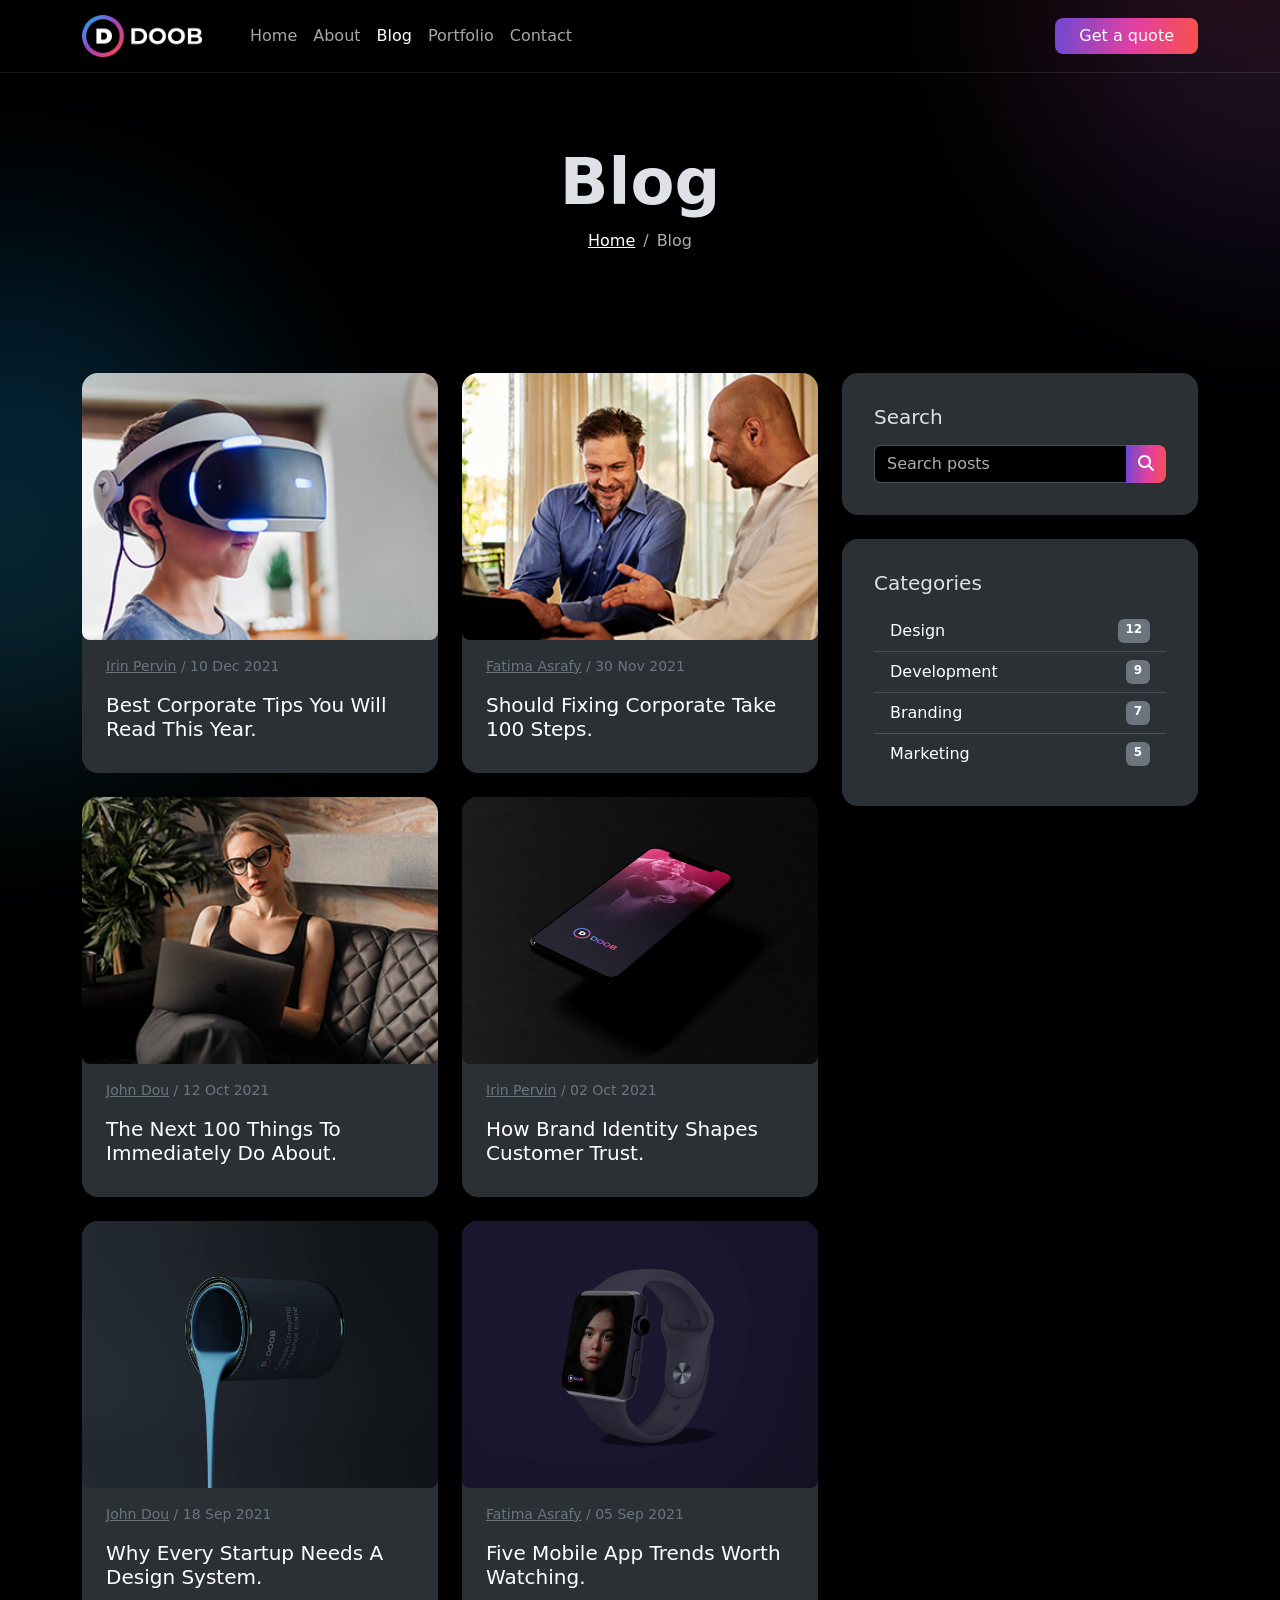
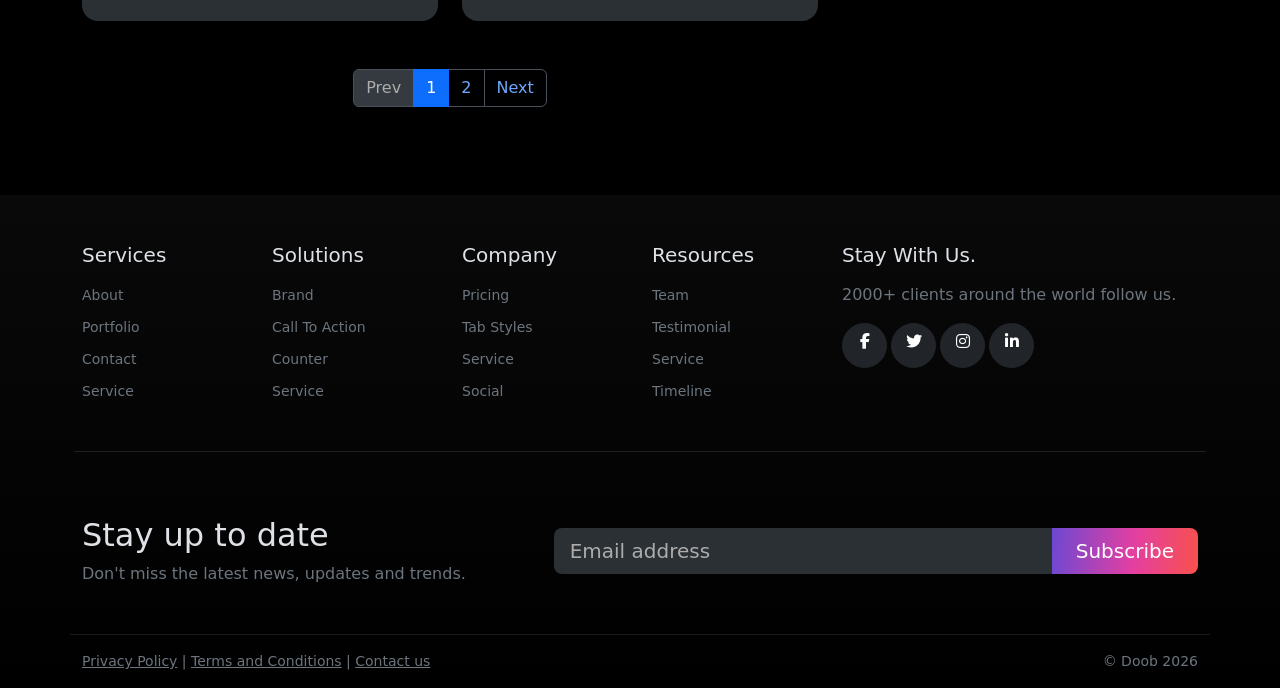
<file: blog.html>
<!doctype html>
<html lang="en" data-bs-theme="dark">
  <head>
    <meta charset="UTF-8" />
    <meta name="viewport" content="width=device-width, initial-scale=1" />
    <title>Blog | Digital Agency</title>
    <link rel="shortcut icon" href="pic/favicon.png" />
    <link
      href="https://cdn.jsdelivr.net/npm/bootstrap@5.3.3/dist/css/bootstrap.min.css"
      rel="stylesheet"
    />
    <link
      href="https://cdnjs.cloudflare.com/ajax/libs/font-awesome/6.5.2/css/all.min.css"
      rel="stylesheet"
    />
    <link
      href="https://cdnjs.cloudflare.com/ajax/libs/animate.css/4.1.1/animate.min.css"
      rel="stylesheet"
    />
    <link href="https://unpkg.com/aos@2.3.4/dist/aos.css" rel="stylesheet" />
    <link href="style.css" rel="stylesheet" />
  </head>
  <body class="overflow-x-hidden">
    <div class="gradient-circle blue-theme"></div>
    <div class="gradient-circle pink-theme"></div>
    <nav
      class="navbar navbar-expand-md fixed-top border-bottom border-light border-opacity-10"
      id="nav"
    >
      <div class="container">
        <a class="navbar-brand" href="index.html"
          ><img src="pic/logo.png" width="120" alt="Logo"
        /></a>
        <button
          class="navbar-toggler rounded-circle border-0 bg-dark"
          style="width: 44px; height: 44px"
          data-bs-toggle="collapse"
          data-bs-target="#menu"
          aria-controls="menu"
          aria-expanded="false"
          aria-label="Toggle navigation"
        >
          <span class="navbar-toggler-icon"></span>
        </button>
        <div class="collapse navbar-collapse" id="menu">
          <ul class="navbar-nav ms-md-4 me-auto py-2">
            <li class="nav-item">
              <a class="nav-link" href="index.html">Home</a>
            </li>
            <li class="nav-item">
              <a class="nav-link" href="about.html">About</a>
            </li>
            <li class="nav-item">
              <a class="nav-link active" href="blog.html">Blog</a>
            </li>
            <li class="nav-item">
              <a class="nav-link" href="portfolio.html">Portfolio</a>
            </li>
            <li class="nav-item">
              <a class="nav-link" href="contact.html">Contact</a>
            </li>
          </ul>
          <a class="btn mybtn px-4 text-white mb-2 mb-md-0" href="contact.html"
            >Get a quote</a
          >
        </div>
      </div>
    </nav>
    <section class="pt-5 mt-5 text-center">
      <div class="container py-5">
        <h1 class="display-3 fw-bold">Blog</h1>
        <nav aria-label="breadcrumb">
          <ol class="breadcrumb justify-content-center mb-0">
            <li class="breadcrumb-item"><a href="index.html">Home</a></li>
            <li class="breadcrumb-item active">Blog</li>
          </ol>
        </nav>
      </div>
    </section>
    <section class="py-5">
      <div class="container py-4">
        <div class="row g-4">
          <div class="col-lg-8">
            <div class="row g-4">
              <div class="col-md-6" data-aos="fade-up">
                <div
                  class="card h-100 bg-body-tertiary border-0 rounded-4 overflow-hidden lift"
                >
                  <div
                    class="ratio ratio-4x3 overflow-hidden rounded-3 rounded-0"
                  >
                    <img
                      src="pic/blog-01.jpg"
                      class="object-fit-cover port-img"
                      alt=""
                    />
                  </div>
                  <div class="card-body px-4">
                    <p class="small text-secondary">
                      <a class="link-secondary" href="#">Irin Pervin</a> / 10
                      Dec 2021
                    </p>
                    <h5 class="pb-2">
                      <a class="text-white text-decoration-none" href="#"
                        >Best Corporate Tips You Will Read This Year.</a
                      >
                    </h5>
                  </div>
                </div>
              </div>
              <div class="col-md-6" data-aos="fade-up">
                <div
                  class="card h-100 bg-body-tertiary border-0 rounded-4 overflow-hidden lift"
                >
                  <div
                    class="ratio ratio-4x3 overflow-hidden rounded-3 rounded-0"
                  >
                    <img
                      src="pic/blog-02.jpg"
                      class="object-fit-cover port-img"
                      alt=""
                    />
                  </div>
                  <div class="card-body px-4">
                    <p class="small text-secondary">
                      <a class="link-secondary" href="#">Fatima Asrafy</a> / 30
                      Nov 2021
                    </p>
                    <h5 class="pb-2">
                      <a class="text-white text-decoration-none" href="#"
                        >Should Fixing Corporate Take 100 Steps.</a
                      >
                    </h5>
                  </div>
                </div>
              </div>
              <div class="col-md-6" data-aos="fade-up">
                <div
                  class="card h-100 bg-body-tertiary border-0 rounded-4 overflow-hidden lift"
                >
                  <div
                    class="ratio ratio-4x3 overflow-hidden rounded-3 rounded-0"
                  >
                    <img
                      src="pic/blog-03.jpg"
                      class="object-fit-cover port-img"
                      alt=""
                    />
                  </div>
                  <div class="card-body px-4">
                    <p class="small text-secondary">
                      <a class="link-secondary" href="#">John Dou</a> / 12 Oct
                      2021
                    </p>
                    <h5 class="pb-2">
                      <a class="text-white text-decoration-none" href="#"
                        >The Next 100 Things To Immediately Do About.</a
                      >
                    </h5>
                  </div>
                </div>
              </div>
              <div class="col-md-6" data-aos="fade-up">
                <div
                  class="card h-100 bg-body-tertiary border-0 rounded-4 overflow-hidden lift"
                >
                  <div
                    class="ratio ratio-4x3 overflow-hidden rounded-3 rounded-0"
                  >
                    <img
                      src="pic/portfolio-04.jpg"
                      class="object-fit-cover port-img"
                      alt=""
                    />
                  </div>
                  <div class="card-body px-4">
                    <p class="small text-secondary">
                      <a class="link-secondary" href="#">Irin Pervin</a> / 02
                      Oct 2021
                    </p>
                    <h5 class="pb-2">
                      <a class="text-white text-decoration-none" href="#"
                        >How Brand Identity Shapes Customer Trust.</a
                      >
                    </h5>
                  </div>
                </div>
              </div>
              <div class="col-md-6" data-aos="fade-up">
                <div
                  class="card h-100 bg-body-tertiary border-0 rounded-4 overflow-hidden lift"
                >
                  <div
                    class="ratio ratio-4x3 overflow-hidden rounded-3 rounded-0"
                  >
                    <img
                      src="pic/portfolio-05.jpg"
                      class="object-fit-cover port-img"
                      alt=""
                    />
                  </div>
                  <div class="card-body px-4">
                    <p class="small text-secondary">
                      <a class="link-secondary" href="#">John Dou</a> / 18 Sep
                      2021
                    </p>
                    <h5 class="pb-2">
                      <a class="text-white text-decoration-none" href="#"
                        >Why Every Startup Needs A Design System.</a
                      >
                    </h5>
                  </div>
                </div>
              </div>
              <div class="col-md-6" data-aos="fade-up">
                <div
                  class="card h-100 bg-body-tertiary border-0 rounded-4 overflow-hidden lift"
                >
                  <div
                    class="ratio ratio-4x3 overflow-hidden rounded-3 rounded-0"
                  >
                    <img
                      src="pic/portfolio-06.jpg"
                      class="object-fit-cover port-img"
                      alt=""
                    />
                  </div>
                  <div class="card-body px-4">
                    <p class="small text-secondary">
                      <a class="link-secondary" href="#">Fatima Asrafy</a> / 05
                      Sep 2021
                    </p>
                    <h5 class="pb-2">
                      <a class="text-white text-decoration-none" href="#"
                        >Five Mobile App Trends Worth Watching.</a
                      >
                    </h5>
                  </div>
                </div>
              </div>
            </div>
            <nav class="mt-5">
              <ul class="pagination justify-content-center">
                <li class="page-item disabled">
                  <a class="page-link">Prev</a>
                </li>
                <li class="page-item active">
                  <a class="page-link" href="#">1</a>
                </li>
                <li class="page-item"><a class="page-link" href="#">2</a></li>
                <li class="page-item">
                  <a class="page-link" href="#">Next</a>
                </li>
              </ul>
            </nav>
          </div>
          <div class="col-lg-4">
            <div class="card bg-body-tertiary border-0 rounded-4 p-3 mb-4">
              <div class="card-body">
                <h5 class="mb-3">Search</h5>
                <div class="input-group">
                  <input
                    class="form-control"
                    placeholder="Search posts"
                    aria-label="Search"
                  /><button class="btn mybtn text-white" aria-label="Search">
                    <i class="fa-solid fa-magnifying-glass"></i>
                  </button>
                </div>
              </div>
            </div>
            <div class="card bg-body-tertiary border-0 rounded-4 p-3">
              <div class="card-body">
                <h5 class="mb-3">Categories</h5>
                <ul class="list-group list-group-flush">
                  <li
                    class="list-group-item bg-transparent d-flex justify-content-between"
                  >
                    <a class="text-white text-decoration-none" href="#"
                      >Design</a
                    ><span class="badge text-bg-secondary">12</span>
                  </li>
                  <li
                    class="list-group-item bg-transparent d-flex justify-content-between"
                  >
                    <a class="text-white text-decoration-none" href="#"
                      >Development</a
                    ><span class="badge text-bg-secondary">9</span>
                  </li>
                  <li
                    class="list-group-item bg-transparent d-flex justify-content-between"
                  >
                    <a class="text-white text-decoration-none" href="#"
                      >Branding</a
                    ><span class="badge text-bg-secondary">7</span>
                  </li>
                  <li
                    class="list-group-item bg-transparent d-flex justify-content-between"
                  >
                    <a class="text-white text-decoration-none" href="#"
                      >Marketing</a
                    ><span class="badge text-bg-secondary">5</span>
                  </li>
                </ul>
              </div>
            </div>
          </div>
        </div>
      </div>
    </section>
    <footer class="footer-bg">
      <div class="container pt-5">
        <div class="row g-4 pb-5">
          <div class="col-6 col-lg-2">
            <h5 class="mb-3">Services</h5>
            <ul class="list-unstyled">
              <li class="mb-2">
                <a
                  class="link-secondary link-underline-opacity-0 small"
                  href="#"
                  >About</a
                >
              </li>
              <li class="mb-2">
                <a
                  class="link-secondary link-underline-opacity-0 small"
                  href="#"
                  >Portfolio</a
                >
              </li>
              <li class="mb-2">
                <a
                  class="link-secondary link-underline-opacity-0 small"
                  href="#"
                  >Contact</a
                >
              </li>
              <li class="mb-2">
                <a
                  class="link-secondary link-underline-opacity-0 small"
                  href="#"
                  >Service</a
                >
              </li>
            </ul>
          </div>
          <div class="col-6 col-lg-2">
            <h5 class="mb-3">Solutions</h5>
            <ul class="list-unstyled">
              <li class="mb-2">
                <a
                  class="link-secondary link-underline-opacity-0 small"
                  href="#"
                  >Brand</a
                >
              </li>
              <li class="mb-2">
                <a
                  class="link-secondary link-underline-opacity-0 small"
                  href="#"
                  >Call To Action</a
                >
              </li>
              <li class="mb-2">
                <a
                  class="link-secondary link-underline-opacity-0 small"
                  href="#"
                  >Counter</a
                >
              </li>
              <li class="mb-2">
                <a
                  class="link-secondary link-underline-opacity-0 small"
                  href="#"
                  >Service</a
                >
              </li>
            </ul>
          </div>
          <div class="col-6 col-lg-2">
            <h5 class="mb-3">Company</h5>
            <ul class="list-unstyled">
              <li class="mb-2">
                <a
                  class="link-secondary link-underline-opacity-0 small"
                  href="#"
                  >Pricing</a
                >
              </li>
              <li class="mb-2">
                <a
                  class="link-secondary link-underline-opacity-0 small"
                  href="#"
                  >Tab Styles</a
                >
              </li>
              <li class="mb-2">
                <a
                  class="link-secondary link-underline-opacity-0 small"
                  href="#"
                  >Service</a
                >
              </li>
              <li class="mb-2">
                <a
                  class="link-secondary link-underline-opacity-0 small"
                  href="#"
                  >Social</a
                >
              </li>
            </ul>
          </div>
          <div class="col-6 col-lg-2">
            <h5 class="mb-3">Resources</h5>
            <ul class="list-unstyled">
              <li class="mb-2">
                <a
                  class="link-secondary link-underline-opacity-0 small"
                  href="#"
                  >Team</a
                >
              </li>
              <li class="mb-2">
                <a
                  class="link-secondary link-underline-opacity-0 small"
                  href="#"
                  >Testimonial</a
                >
              </li>
              <li class="mb-2">
                <a
                  class="link-secondary link-underline-opacity-0 small"
                  href="#"
                  >Service</a
                >
              </li>
              <li class="mb-2">
                <a
                  class="link-secondary link-underline-opacity-0 small"
                  href="#"
                  >Timeline</a
                >
              </li>
            </ul>
          </div>
          <div class="col-lg-4">
            <h5 class="mb-3">Stay With Us.</h5>
            <p class="text-secondary">
              2000+ clients around the world follow us.
            </p>
            <a
              href="#"
              class="btn btn-dark rounded-circle me-1"
              style="width: 45px; height: 45px"
              aria-label="Facebook"
              ><i class="fa-brands fa-facebook-f"></i></a
            ><a
              href="#"
              class="btn btn-dark rounded-circle me-1"
              style="width: 45px; height: 45px"
              aria-label="Twitter"
              ><i class="fa-brands fa-twitter"></i></a
            ><a
              href="#"
              class="btn btn-dark rounded-circle me-1"
              style="width: 45px; height: 45px"
              aria-label="Instagram"
              ><i class="fa-brands fa-instagram"></i></a
            ><a
              href="#"
              class="btn btn-dark rounded-circle me-1"
              style="width: 45px; height: 45px"
              aria-label="LinkedIn"
              ><i class="fa-brands fa-linkedin-in"></i
            ></a>
          </div>
        </div>
        <div
          class="row g-3 py-5 border-top border-light border-opacity-10 align-items-center"
        >
          <div class="col-lg-5">
            <h4 class="h2">Stay up to date</h4>
            <p class="text-secondary mb-0">
              Don't miss the latest news, updates and trends.
            </p>
          </div>
          <div class="col-lg-7">
            <form
              class="needs-validation input-group input-group-lg"
              novalidate
            >
              <input
                type="email"
                class="form-control bg-body-tertiary border-0"
                placeholder="Email address"
                aria-label="Email"
                required
              /><button class="btn mybtn text-white px-4">Subscribe</button>
            </form>
          </div>
        </div>
        <div
          class="row py-3 border-top border-light border-opacity-10 text-center text-md-start small text-secondary"
        >
          <div class="col-md-6">
            <a class="link-secondary" href="#">Privacy Policy</a> |
            <a class="link-secondary" href="#">Terms and Conditions</a> |
            <a class="link-secondary" href="contact.html">Contact us</a>
          </div>
          <div class="col-md-6 text-md-end mt-2 mt-md-0">&copy; Doob 2026</div>
        </div>
      </div>
    </footer>
    <button
      id="toTop"
      class="btn btn-dark rounded-circle position-fixed bottom-0 end-0 m-3 m-md-4 d-none"
      style="width: 48px; height: 48px; z-index: 1030"
      aria-label="Back to top"
    >
      <i class="fa-solid fa-arrow-up"></i>
    </button>
    <script src="https://cdn.jsdelivr.net/npm/bootstrap@5.3.3/dist/js/bootstrap.bundle.min.js"></script>
    <script src="https://unpkg.com/aos@2.3.4/dist/aos.js"></script>
    <script src="script.js"></script>
  </body>
</html>
</file>
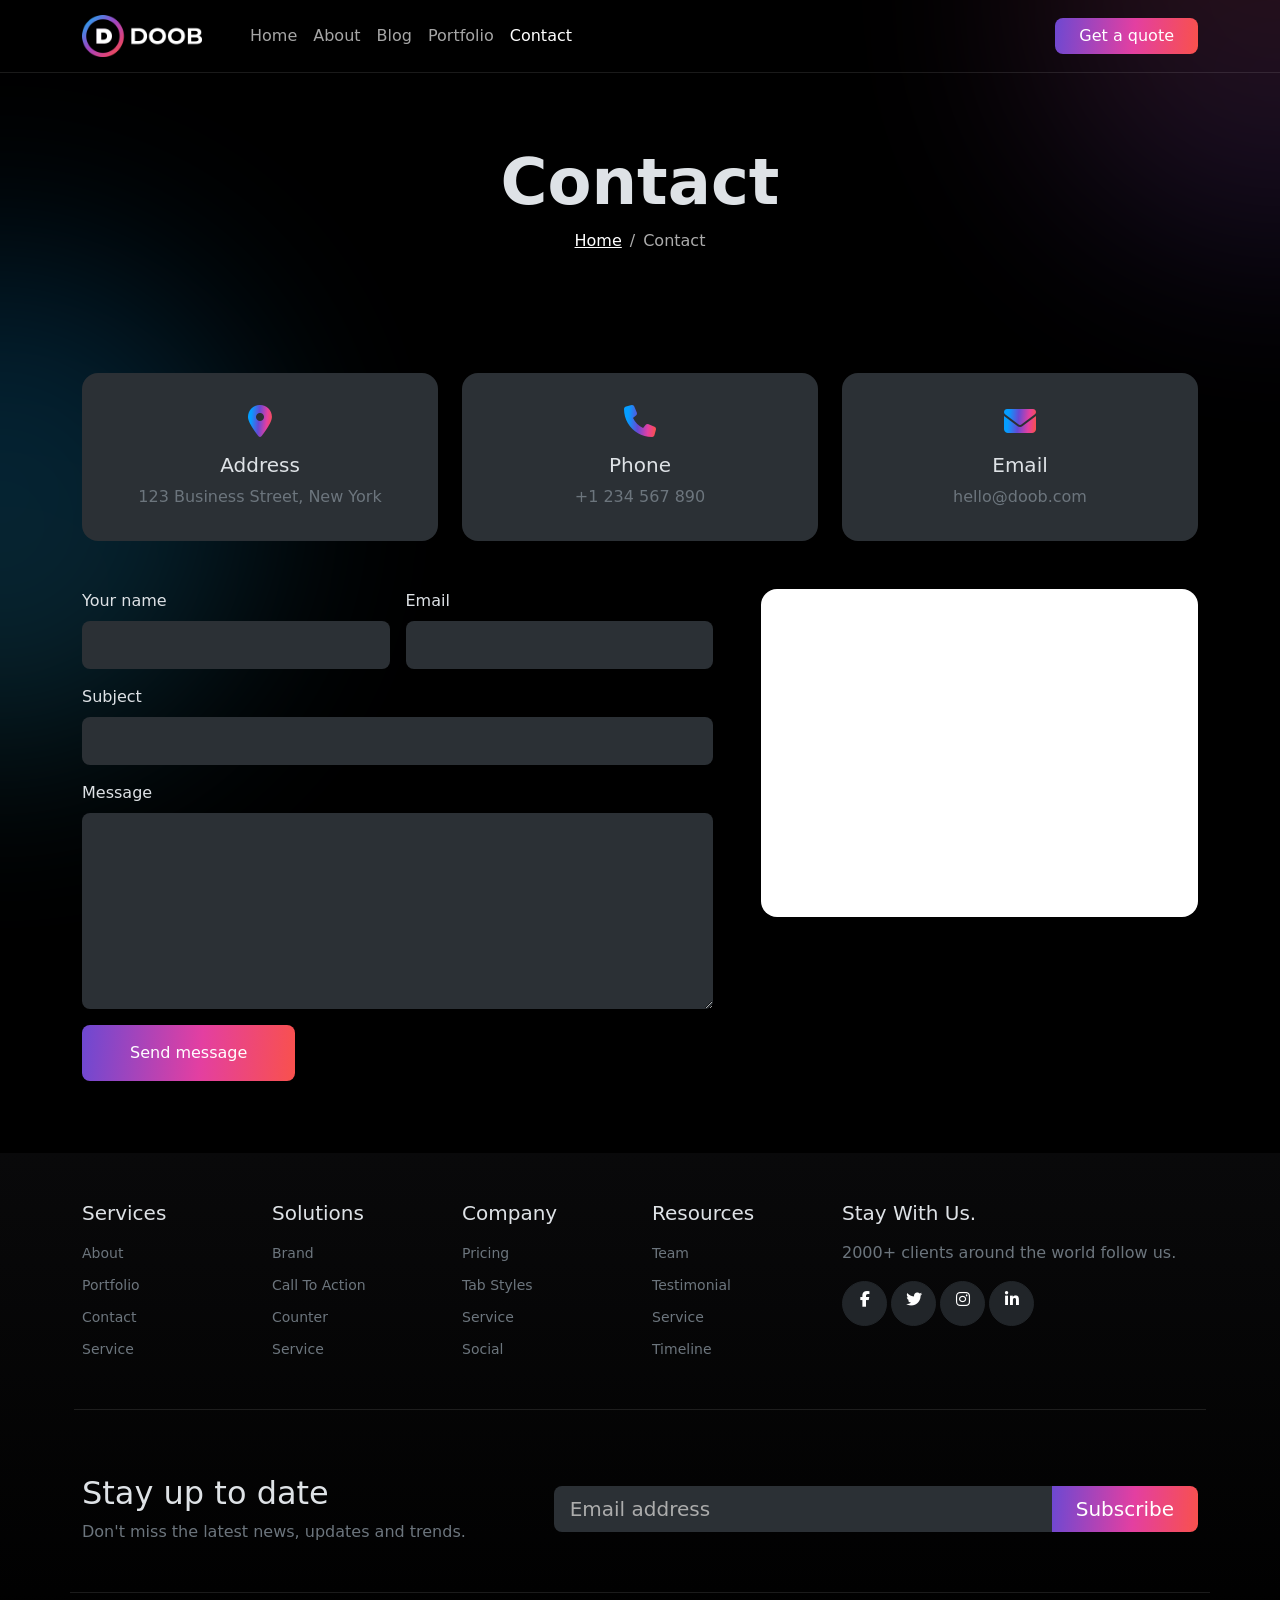
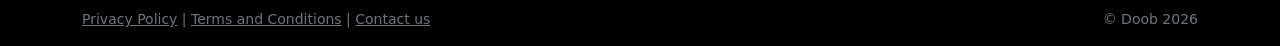
<file: contact.html>
<!doctype html>
<html lang="en" data-bs-theme="dark">
  <head>
    <meta charset="UTF-8" />
    <meta name="viewport" content="width=device-width, initial-scale=1" />
    <title>Contact | Digital Agency</title>
    <link rel="shortcut icon" href="pic/favicon.png" />
    <link
      href="https://cdn.jsdelivr.net/npm/bootstrap@5.3.3/dist/css/bootstrap.min.css"
      rel="stylesheet"
    />
    <link
      href="https://cdnjs.cloudflare.com/ajax/libs/font-awesome/6.5.2/css/all.min.css"
      rel="stylesheet"
    />
    <link
      href="https://cdnjs.cloudflare.com/ajax/libs/animate.css/4.1.1/animate.min.css"
      rel="stylesheet"
    />
    <link href="https://unpkg.com/aos@2.3.4/dist/aos.css" rel="stylesheet" />
    <link href="style.css" rel="stylesheet" />
  </head>
  <body class="overflow-x-hidden">
    <div class="gradient-circle blue-theme"></div>
    <div class="gradient-circle pink-theme"></div>
    <nav
      class="navbar navbar-expand-md fixed-top border-bottom border-light border-opacity-10"
      id="nav"
    >
      <div class="container">
        <a class="navbar-brand" href="index.html"
          ><img src="pic/logo.png" width="120" alt="Logo"
        /></a>
        <button
          class="navbar-toggler rounded-circle border-0 bg-dark"
          style="width: 44px; height: 44px"
          data-bs-toggle="collapse"
          data-bs-target="#menu"
          aria-controls="menu"
          aria-expanded="false"
          aria-label="Toggle navigation"
        >
          <span class="navbar-toggler-icon"></span>
        </button>
        <div class="collapse navbar-collapse" id="menu">
          <ul class="navbar-nav ms-md-4 me-auto py-2">
            <li class="nav-item">
              <a class="nav-link" href="index.html">Home</a>
            </li>
            <li class="nav-item">
              <a class="nav-link" href="about.html">About</a>
            </li>
            
            <li class="nav-item">
              <a class="nav-link" href="blog.html">Blog</a>
            </li>
            <li class="nav-item">
              <a class="nav-link" href="portfolio.html">Portfolio</a>
            </li>
            <li class="nav-item">
              <a class="nav-link active" href="contact.html">Contact</a>
            </li>
          </ul>
          <a class="btn mybtn px-4 text-white mb-2 mb-md-0" href="contact.html"
            >Get a quote</a
          >
        </div>
      </div>
    </nav>
    <section class="pt-5 mt-5 text-center">
      <div class="container py-5">
        <h1 class="display-3 fw-bold">Contact</h1>
        <nav aria-label="breadcrumb">
          <ol class="breadcrumb justify-content-center mb-0">
            <li class="breadcrumb-item"><a href="index.html">Home</a></li>
            <li class="breadcrumb-item active">Contact</li>
          </ol>
        </nav>
      </div>
    </section>
    <section class="py-5">
      <div class="container py-4">
        <div class="row g-4 mb-5">
          <div class="col-md-4" data-aos="fade-up">
            <div
              class="card h-100 bg-body-tertiary border-0 rounded-4 text-center p-3 lift"
            >
              <div class="card-body">
                <i class="fa-solid fa-location-dot fs-2 theme mb-3"></i>
                <h5>Address</h5>
                <p class="text-secondary mb-0">123 Business Street, New York</p>
              </div>
            </div>
          </div>
          <div class="col-md-4" data-aos="fade-up">
            <div
              class="card h-100 bg-body-tertiary border-0 rounded-4 text-center p-3 lift"
            >
              <div class="card-body">
                <i class="fa-solid fa-phone fs-2 theme mb-3"></i>
                <h5>Phone</h5>
                <p class="text-secondary mb-0">+1 234 567 890</p>
              </div>
            </div>
          </div>
          <div class="col-md-4" data-aos="fade-up">
            <div
              class="card h-100 bg-body-tertiary border-0 rounded-4 text-center p-3 lift"
            >
              <div class="card-body">
                <i class="fa-solid fa-envelope fs-2 theme mb-3"></i>
                <h5>Email</h5>
                <p class="text-secondary mb-0">hello@doob.com</p>
              </div>
            </div>
          </div>
        </div>
        <div class="row g-5">
          <div class="col-lg-7">
            <form class="needs-validation row g-3" novalidate>
              <div class="col-md-6">
                <label class="form-label" for="n">Your name</label
                ><input
                  id="n"
                  type="text"
                  class="form-control form-control-lg bg-body-tertiary border-0"
                  required
                />
              </div>
              <div class="col-md-6">
                <label class="form-label" for="e">Email</label
                ><input
                  id="e"
                  type="email"
                  class="form-control form-control-lg bg-body-tertiary border-0"
                  required
                />
              </div>
              <div class="col-12">
                <label class="form-label" for="s">Subject</label
                ><input
                  id="s"
                  type="text"
                  class="form-control form-control-lg bg-body-tertiary border-0"
                  required
                />
              </div>
              <div class="col-12">
                <label class="form-label" for="m">Message</label
                ><textarea
                  id="m"
                  rows="6"
                  class="form-control form-control-lg bg-body-tertiary border-0"
                  required
                ></textarea>
              </div>
              <div class="col-12">
                <button class="btn mybtn px-5 py-3 text-white">
                  Send message
                </button>
              </div>
            </form>
          </div>
          <div class="col-lg-5">
            <div class="ratio ratio-4x3 rounded-4 overflow-hidden">
              <iframe
                src="https://www.google.com/maps?q=New+York&output=embed"
                loading="lazy"
                title="Map"
              ></iframe>
            </div>
          </div>
        </div>
      </div>
    </section>
    <footer class="footer-bg">
      <div class="container pt-5">
        <div class="row g-4 pb-5">
          <div class="col-6 col-lg-2">
            <h5 class="mb-3">Services</h5>
            <ul class="list-unstyled">
              <li class="mb-2">
                <a
                  class="link-secondary link-underline-opacity-0 small"
                  href="#"
                  >About</a
                >
              </li>
              <li class="mb-2">
                <a
                  class="link-secondary link-underline-opacity-0 small"
                  href="#"
                  >Portfolio</a
                >
              </li>
              <li class="mb-2">
                <a
                  class="link-secondary link-underline-opacity-0 small"
                  href="#"
                  >Contact</a
                >
              </li>
              <li class="mb-2">
                <a
                  class="link-secondary link-underline-opacity-0 small"
                  href="#"
                  >Service</a
                >
              </li>
            </ul>
          </div>
          <div class="col-6 col-lg-2">
            <h5 class="mb-3">Solutions</h5>
            <ul class="list-unstyled">
              <li class="mb-2">
                <a
                  class="link-secondary link-underline-opacity-0 small"
                  href="#"
                  >Brand</a
                >
              </li>
              <li class="mb-2">
                <a
                  class="link-secondary link-underline-opacity-0 small"
                  href="#"
                  >Call To Action</a
                >
              </li>
              <li class="mb-2">
                <a
                  class="link-secondary link-underline-opacity-0 small"
                  href="#"
                  >Counter</a
                >
              </li>
              <li class="mb-2">
                <a
                  class="link-secondary link-underline-opacity-0 small"
                  href="#"
                  >Service</a
                >
              </li>
            </ul>
          </div>
          <div class="col-6 col-lg-2">
            <h5 class="mb-3">Company</h5>
            <ul class="list-unstyled">
              <li class="mb-2">
                <a
                  class="link-secondary link-underline-opacity-0 small"
                  href="#"
                  >Pricing</a
                >
              </li>
              <li class="mb-2">
                <a
                  class="link-secondary link-underline-opacity-0 small"
                  href="#"
                  >Tab Styles</a
                >
              </li>
              <li class="mb-2">
                <a
                  class="link-secondary link-underline-opacity-0 small"
                  href="#"
                  >Service</a
                >
              </li>
              <li class="mb-2">
                <a
                  class="link-secondary link-underline-opacity-0 small"
                  href="#"
                  >Social</a
                >
              </li>
            </ul>
          </div>
          <div class="col-6 col-lg-2">
            <h5 class="mb-3">Resources</h5>
            <ul class="list-unstyled">
              <li class="mb-2">
                <a
                  class="link-secondary link-underline-opacity-0 small"
                  href="#"
                  >Team</a
                >
              </li>
              <li class="mb-2">
                <a
                  class="link-secondary link-underline-opacity-0 small"
                  href="#"
                  >Testimonial</a
                >
              </li>
              <li class="mb-2">
                <a
                  class="link-secondary link-underline-opacity-0 small"
                  href="#"
                  >Service</a
                >
              </li>
              <li class="mb-2">
                <a
                  class="link-secondary link-underline-opacity-0 small"
                  href="#"
                  >Timeline</a
                >
              </li>
            </ul>
          </div>
          <div class="col-lg-4">
            <h5 class="mb-3">Stay With Us.</h5>
            <p class="text-secondary">
              2000+ clients around the world follow us.
            </p>
            <a
              href="#"
              class="btn btn-dark rounded-circle me-1"
              style="width: 45px; height: 45px"
              aria-label="Facebook"
              ><i class="fa-brands fa-facebook-f"></i></a
            ><a
              href="#"
              class="btn btn-dark rounded-circle me-1"
              style="width: 45px; height: 45px"
              aria-label="Twitter"
              ><i class="fa-brands fa-twitter"></i></a
            ><a
              href="#"
              class="btn btn-dark rounded-circle me-1"
              style="width: 45px; height: 45px"
              aria-label="Instagram"
              ><i class="fa-brands fa-instagram"></i></a
            ><a
              href="#"
              class="btn btn-dark rounded-circle me-1"
              style="width: 45px; height: 45px"
              aria-label="LinkedIn"
              ><i class="fa-brands fa-linkedin-in"></i
            ></a>
          </div>
        </div>
        <div
          class="row g-3 py-5 border-top border-light border-opacity-10 align-items-center"
        >
          <div class="col-lg-5">
            <h4 class="h2">Stay up to date</h4>
            <p class="text-secondary mb-0">
              Don't miss the latest news, updates and trends.
            </p>
          </div>
          <div class="col-lg-7">
            <form
              class="needs-validation input-group input-group-lg"
              novalidate
            >
              <input
                type="email"
                class="form-control bg-body-tertiary border-0"
                placeholder="Email address"
                aria-label="Email"
                required
              /><button class="btn mybtn text-white px-4">Subscribe</button>
            </form>
          </div>
        </div>
        <div
          class="row py-3 border-top border-light border-opacity-10 text-center text-md-start small text-secondary"
        >
          <div class="col-md-6">
            <a class="link-secondary" href="#">Privacy Policy</a> |
            <a class="link-secondary" href="#">Terms and Conditions</a> |
            <a class="link-secondary" href="contact.html">Contact us</a>
          </div>
          <div class="col-md-6 text-md-end mt-2 mt-md-0">&copy; Doob 2026</div>
        </div>
      </div>
    </footer>
    <button
      id="toTop"
      class="btn btn-dark rounded-circle position-fixed bottom-0 end-0 m-3 m-md-4 d-none"
      style="width: 48px; height: 48px; z-index: 1030"
      aria-label="Back to top"
    >
      <i class="fa-solid fa-arrow-up"></i>
    </button>
    <script src="https://cdn.jsdelivr.net/npm/bootstrap@5.3.3/dist/js/bootstrap.bundle.min.js"></script>
    <script src="https://unpkg.com/aos@2.3.4/dist/aos.js"></script>
    <script src="script.js"></script>
  </body>
</html>
</file>
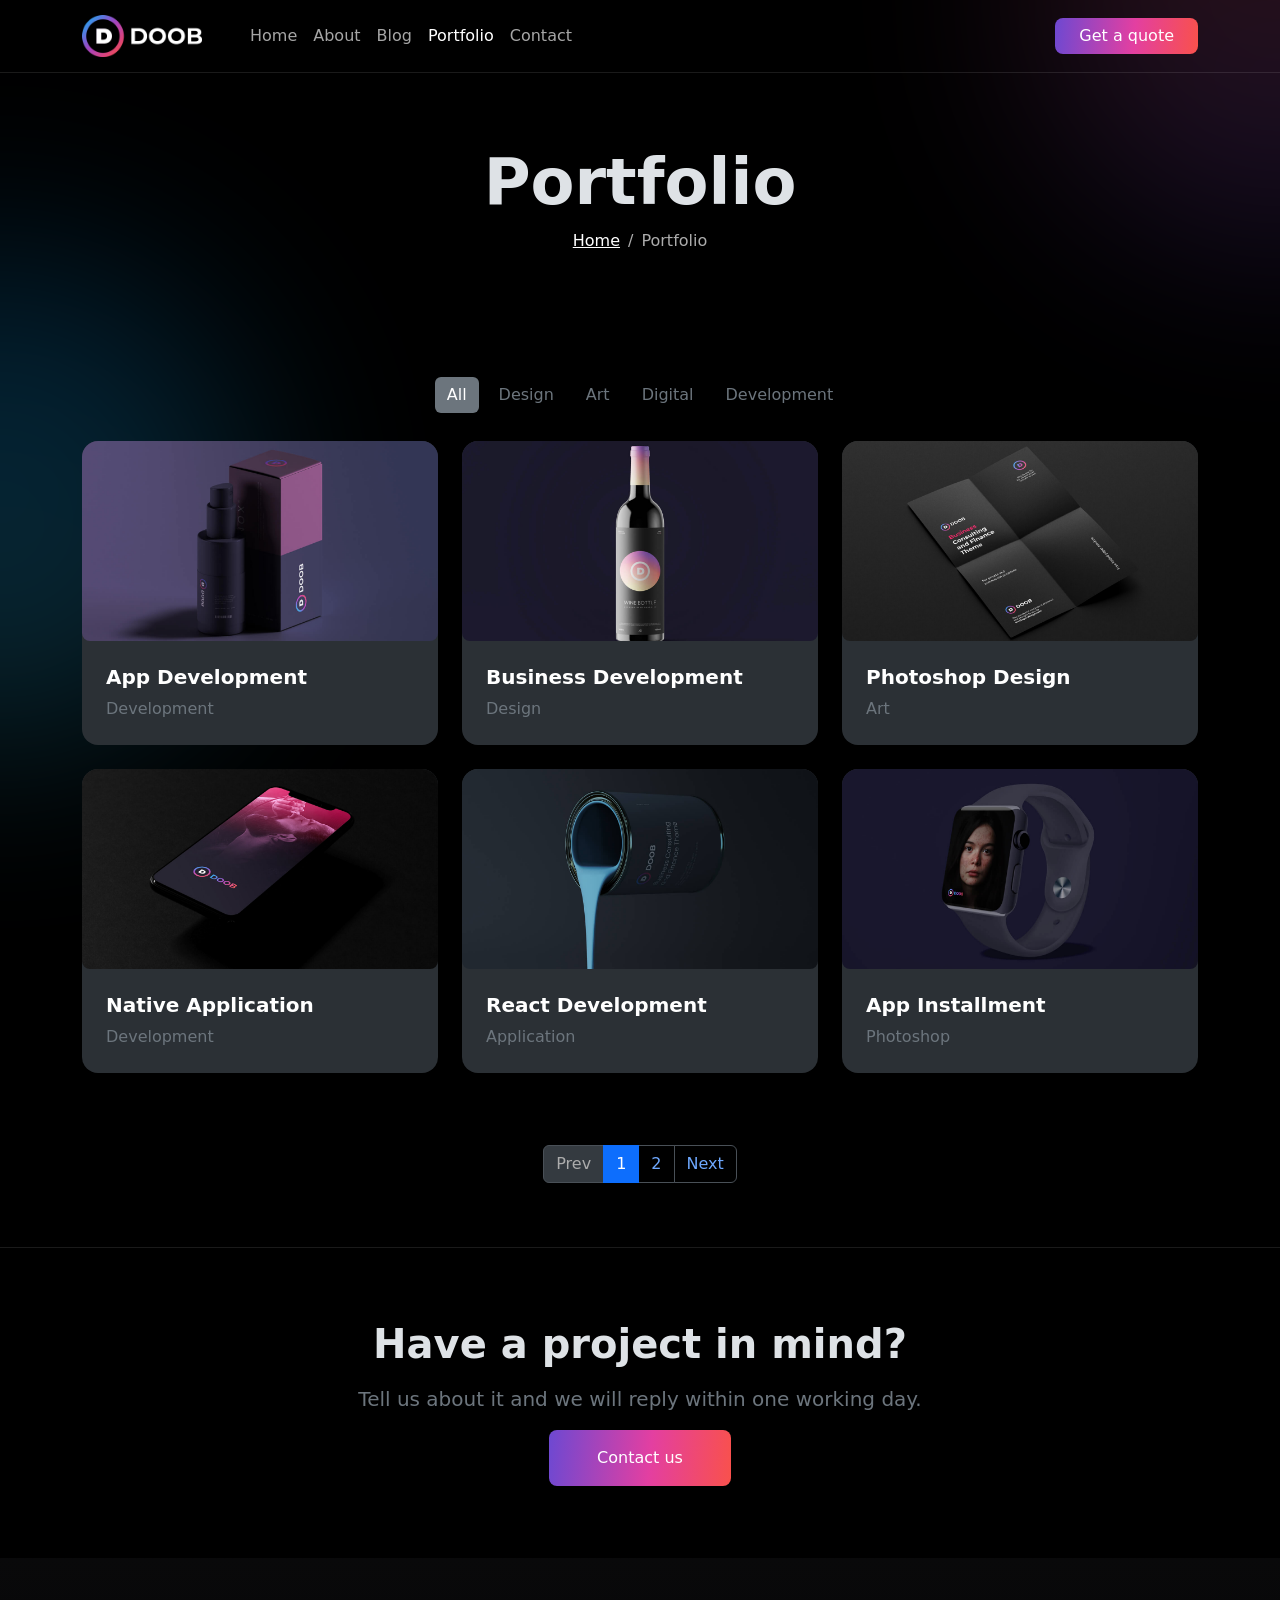
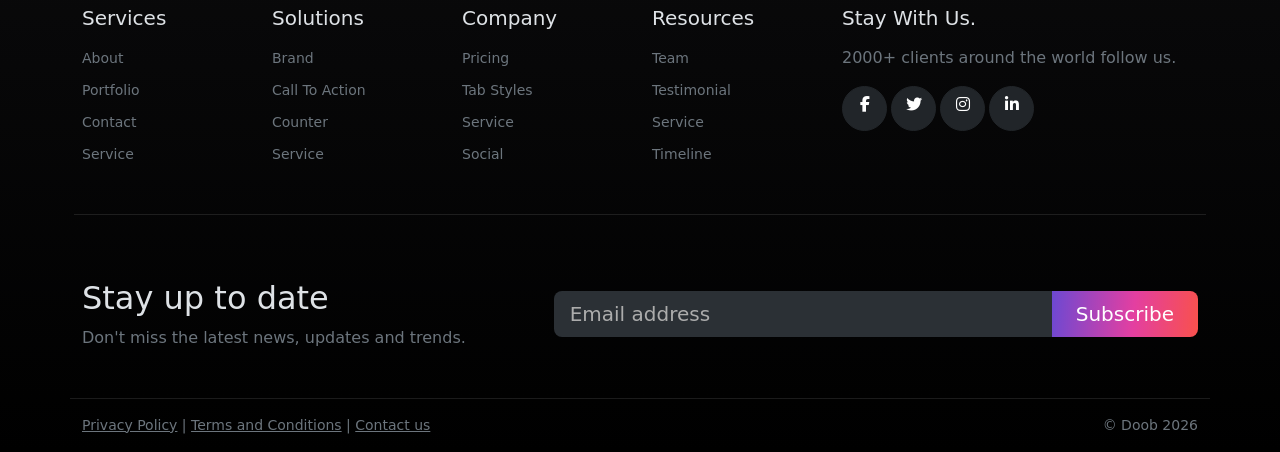
<file: portfolio.html>
<!doctype html>
<html lang="en" data-bs-theme="dark">
  <head>
    <meta charset="UTF-8" />
    <meta name="viewport" content="width=device-width, initial-scale=1" />
    <title>Portfolio | Digital Agency</title>
    <link rel="shortcut icon" href="pic/favicon.png" />
    <link
      href="https://cdn.jsdelivr.net/npm/bootstrap@5.3.3/dist/css/bootstrap.min.css"
      rel="stylesheet"
    />
    <link
      href="https://cdnjs.cloudflare.com/ajax/libs/font-awesome/6.5.2/css/all.min.css"
      rel="stylesheet"
    />
    <link
      href="https://cdnjs.cloudflare.com/ajax/libs/animate.css/4.1.1/animate.min.css"
      rel="stylesheet"
    />
    <link href="https://unpkg.com/aos@2.3.4/dist/aos.css" rel="stylesheet" />
    <link href="style.css" rel="stylesheet" />
  </head>
  <body class="overflow-x-hidden">
    <div class="gradient-circle blue-theme"></div>
    <div class="gradient-circle pink-theme"></div>
    <nav
      class="navbar navbar-expand-md fixed-top border-bottom border-light border-opacity-10"
      id="nav"
    >
      <div class="container">
        <a class="navbar-brand" href="index.html"
          ><img src="pic/logo.png" width="120" alt="Logo"
        /></a>
        <button
          class="navbar-toggler rounded-circle border-0 bg-dark"
          style="width: 44px; height: 44px"
          data-bs-toggle="collapse"
          data-bs-target="#menu"
          aria-controls="menu"
          aria-expanded="false"
          aria-label="Toggle navigation"
        >
          <span class="navbar-toggler-icon"></span>
        </button>
        <div class="collapse navbar-collapse" id="menu">
          <ul class="navbar-nav ms-md-4 me-auto py-2">
            <li class="nav-item">
              <a class="nav-link" href="index.html">Home</a>
            </li>
            <li class="nav-item">
              <a class="nav-link" href="about.html">About</a>
            </li>
            
            <li class="nav-item">
              <a class="nav-link" href="blog.html">Blog</a>
            </li>
            <li class="nav-item">
              <a class="nav-link active" href="portfolio.html">Portfolio</a>
            </li>
            <li class="nav-item">
              <a class="nav-link" href="contact.html">Contact</a>
            </li>
          </ul>
          <a class="btn mybtn px-4 text-white mb-2 mb-md-0" href="contact.html"
            >Get a quote</a
          >
        </div>
      </div>
    </nav>
    <section class="pt-5 mt-5 text-center">
      <div class="container py-5">
        <h1 class="display-3 fw-bold">Portfolio</h1>
        <nav aria-label="breadcrumb">
          <ol class="breadcrumb justify-content-center mb-0">
            <li class="breadcrumb-item"><a href="index.html">Home</a></li>
            <li class="breadcrumb-item active">Portfolio</li>
          </ol>
        </nav>
      </div>
    </section>
    <section class="py-5">
      <div class="container py-4">
        <div class="text-center mb-4">
          <button
            class="btn btn-outline-secondary border-0 m-1 active"
            data-filter="all"
          >
            All</button
          ><button
            class="btn btn-outline-secondary border-0 m-1"
            data-filter="design"
          >
            Design</button
          ><button
            class="btn btn-outline-secondary border-0 m-1"
            data-filter="art"
          >
            Art</button
          ><button
            class="btn btn-outline-secondary border-0 m-1"
            data-filter="digital"
          >
            Digital</button
          ><button
            class="btn btn-outline-secondary border-0 m-1"
            data-filter="development"
          >
            Development
          </button>
        </div>
        <div class="row g-4">
          <div class="col-md-6 col-lg-4 portfolio-col design development">
            <div
              class="card bg-body-tertiary border-0 rounded-4 overflow-hidden lift h-100"
            >
              <div class="ratio ratio-16x9 overflow-hidden rounded-3 rounded-0">
                <img
                  src="pic/portfolio-01.jpg"
                  class="object-fit-cover port-img"
                  alt=""
                />
              </div>
              <div class="card-body p-4">
                <h5 class="fw-semibold">
                  <a class="text-white text-decoration-none" href="#"
                    >App Development</a
                  >
                </h5>
                <p class="text-secondary mb-0">Development</p>
              </div>
            </div>
          </div>
          <div class="col-md-6 col-lg-4 portfolio-col art digital">
            <div
              class="card bg-body-tertiary border-0 rounded-4 overflow-hidden lift h-100"
            >
              <div class="ratio ratio-16x9 overflow-hidden rounded-3 rounded-0">
                <img
                  src="pic/portfolio-02.jpg"
                  class="object-fit-cover port-img"
                  alt=""
                />
              </div>
              <div class="card-body p-4">
                <h5 class="fw-semibold">
                  <a class="text-white text-decoration-none" href="#"
                    >Business Development</a
                  >
                </h5>
                <p class="text-secondary mb-0">Design</p>
              </div>
            </div>
          </div>
          <div
            class="col-md-6 col-lg-4 portfolio-col design digital development"
          >
            <div
              class="card bg-body-tertiary border-0 rounded-4 overflow-hidden lift h-100"
            >
              <div class="ratio ratio-16x9 overflow-hidden rounded-3 rounded-0">
                <img
                  src="pic/portfolio-03.jpg"
                  class="object-fit-cover port-img"
                  alt=""
                />
              </div>
              <div class="card-body p-4">
                <h5 class="fw-semibold">
                  <a class="text-white text-decoration-none" href="#"
                    >Photoshop Design</a
                  >
                </h5>
                <p class="text-secondary mb-0">Art</p>
              </div>
            </div>
          </div>
          <div class="col-md-6 col-lg-4 portfolio-col art digital">
            <div
              class="card bg-body-tertiary border-0 rounded-4 overflow-hidden lift h-100"
            >
              <div class="ratio ratio-16x9 overflow-hidden rounded-3 rounded-0">
                <img
                  src="pic/portfolio-04.jpg"
                  class="object-fit-cover port-img"
                  alt=""
                />
              </div>
              <div class="card-body p-4">
                <h5 class="fw-semibold">
                  <a class="text-white text-decoration-none" href="#"
                    >Native Application</a
                  >
                </h5>
                <p class="text-secondary mb-0">Development</p>
              </div>
            </div>
          </div>
          <div class="col-md-6 col-lg-4 portfolio-col art development">
            <div
              class="card bg-body-tertiary border-0 rounded-4 overflow-hidden lift h-100"
            >
              <div class="ratio ratio-16x9 overflow-hidden rounded-3 rounded-0">
                <img
                  src="pic/portfolio-05.jpg"
                  class="object-fit-cover port-img"
                  alt=""
                />
              </div>
              <div class="card-body p-4">
                <h5 class="fw-semibold">
                  <a class="text-white text-decoration-none" href="#"
                    >React Development</a
                  >
                </h5>
                <p class="text-secondary mb-0">Application</p>
              </div>
            </div>
          </div>
          <div class="col-md-6 col-lg-4 portfolio-col design art digital">
            <div
              class="card bg-body-tertiary border-0 rounded-4 overflow-hidden lift h-100"
            >
              <div class="ratio ratio-16x9 overflow-hidden rounded-3 rounded-0">
                <img
                  src="pic/portfolio-06.jpg"
                  class="object-fit-cover port-img"
                  alt=""
                />
              </div>
              <div class="card-body p-4">
                <h5 class="fw-semibold">
                  <a class="text-white text-decoration-none" href="#"
                    >App Installment</a
                  >
                </h5>
                <p class="text-secondary mb-0">Photoshop</p>
              </div>
            </div>
          </div>
        </div>
      </div>
    </section>
    <nav class="pb-5">
      <ul class="pagination justify-content-center">
        <li class="page-item disabled"><a class="page-link">Prev</a></li>
        <li class="page-item active"><a class="page-link" href="#">1</a></li>
        <li class="page-item"><a class="page-link" href="#">2</a></li>
        <li class="page-item"><a class="page-link" href="#">Next</a></li>
      </ul>
    </nav>
    <section class="py-5 text-center border-top border-light border-opacity-10">
      <div class="container py-4">
        <h2 class="display-6 fw-semibold mb-3">Have a project in mind?</h2>
        <p class="text-secondary fs-5">
          Tell us about it and we will reply within one working day.
        </p>
        <a href="contact.html" class="btn mybtn px-5 py-3 text-white"
          >Contact us</a
        >
      </div>
    </section>
    <footer class="footer-bg">
      <div class="container pt-5">
        <div class="row g-4 pb-5">
          <div class="col-6 col-lg-2">
            <h5 class="mb-3">Services</h5>
            <ul class="list-unstyled">
              <li class="mb-2">
                <a
                  class="link-secondary link-underline-opacity-0 small"
                  href="#"
                  >About</a
                >
              </li>
              <li class="mb-2">
                <a
                  class="link-secondary link-underline-opacity-0 small"
                  href="#"
                  >Portfolio</a
                >
              </li>
              <li class="mb-2">
                <a
                  class="link-secondary link-underline-opacity-0 small"
                  href="#"
                  >Contact</a
                >
              </li>
              <li class="mb-2">
                <a
                  class="link-secondary link-underline-opacity-0 small"
                  href="#"
                  >Service</a
                >
              </li>
            </ul>
          </div>
          <div class="col-6 col-lg-2">
            <h5 class="mb-3">Solutions</h5>
            <ul class="list-unstyled">
              <li class="mb-2">
                <a
                  class="link-secondary link-underline-opacity-0 small"
                  href="#"
                  >Brand</a
                >
              </li>
              <li class="mb-2">
                <a
                  class="link-secondary link-underline-opacity-0 small"
                  href="#"
                  >Call To Action</a
                >
              </li>
              <li class="mb-2">
                <a
                  class="link-secondary link-underline-opacity-0 small"
                  href="#"
                  >Counter</a
                >
              </li>
              <li class="mb-2">
                <a
                  class="link-secondary link-underline-opacity-0 small"
                  href="#"
                  >Service</a
                >
              </li>
            </ul>
          </div>
          <div class="col-6 col-lg-2">
            <h5 class="mb-3">Company</h5>
            <ul class="list-unstyled">
              <li class="mb-2">
                <a
                  class="link-secondary link-underline-opacity-0 small"
                  href="#"
                  >Pricing</a
                >
              </li>
              <li class="mb-2">
                <a
                  class="link-secondary link-underline-opacity-0 small"
                  href="#"
                  >Tab Styles</a
                >
              </li>
              <li class="mb-2">
                <a
                  class="link-secondary link-underline-opacity-0 small"
                  href="#"
                  >Service</a
                >
              </li>
              <li class="mb-2">
                <a
                  class="link-secondary link-underline-opacity-0 small"
                  href="#"
                  >Social</a
                >
              </li>
            </ul>
          </div>
          <div class="col-6 col-lg-2">
            <h5 class="mb-3">Resources</h5>
            <ul class="list-unstyled">
              <li class="mb-2">
                <a
                  class="link-secondary link-underline-opacity-0 small"
                  href="#"
                  >Team</a
                >
              </li>
              <li class="mb-2">
                <a
                  class="link-secondary link-underline-opacity-0 small"
                  href="#"
                  >Testimonial</a
                >
              </li>
              <li class="mb-2">
                <a
                  class="link-secondary link-underline-opacity-0 small"
                  href="#"
                  >Service</a
                >
              </li>
              <li class="mb-2">
                <a
                  class="link-secondary link-underline-opacity-0 small"
                  href="#"
                  >Timeline</a
                >
              </li>
            </ul>
          </div>
          <div class="col-lg-4">
            <h5 class="mb-3">Stay With Us.</h5>
            <p class="text-secondary">
              2000+ clients around the world follow us.
            </p>
            <a
              href="#"
              class="btn btn-dark rounded-circle me-1"
              style="width: 45px; height: 45px"
              aria-label="Facebook"
              ><i class="fa-brands fa-facebook-f"></i></a
            ><a
              href="#"
              class="btn btn-dark rounded-circle me-1"
              style="width: 45px; height: 45px"
              aria-label="Twitter"
              ><i class="fa-brands fa-twitter"></i></a
            ><a
              href="#"
              class="btn btn-dark rounded-circle me-1"
              style="width: 45px; height: 45px"
              aria-label="Instagram"
              ><i class="fa-brands fa-instagram"></i></a
            ><a
              href="#"
              class="btn btn-dark rounded-circle me-1"
              style="width: 45px; height: 45px"
              aria-label="LinkedIn"
              ><i class="fa-brands fa-linkedin-in"></i
            ></a>
          </div>
        </div>
        <div
          class="row g-3 py-5 border-top border-light border-opacity-10 align-items-center"
        >
          <div class="col-lg-5">
            <h4 class="h2">Stay up to date</h4>
            <p class="text-secondary mb-0">
              Don't miss the latest news, updates and trends.
            </p>
          </div>
          <div class="col-lg-7">
            <form
              class="needs-validation input-group input-group-lg"
              novalidate
            >
              <input
                type="email"
                class="form-control bg-body-tertiary border-0"
                placeholder="Email address"
                aria-label="Email"
                required
              /><button class="btn mybtn text-white px-4">Subscribe</button>
            </form>
          </div>
        </div>
        <div
          class="row py-3 border-top border-light border-opacity-10 text-center text-md-start small text-secondary"
        >
          <div class="col-md-6">
            <a class="link-secondary" href="#">Privacy Policy</a> |
            <a class="link-secondary" href="#">Terms and Conditions</a> |
            <a class="link-secondary" href="contact.html">Contact us</a>
          </div>
          <div class="col-md-6 text-md-end mt-2 mt-md-0">&copy; Doob 2026</div>
        </div>
      </div>
    </footer>
    <button
      id="toTop"
      class="btn btn-dark rounded-circle position-fixed bottom-0 end-0 m-3 m-md-4 d-none"
      style="width: 48px; height: 48px; z-index: 1030"
      aria-label="Back to top"
    >
      <i class="fa-solid fa-arrow-up"></i>
    </button>
    <script src="https://cdn.jsdelivr.net/npm/bootstrap@5.3.3/dist/js/bootstrap.bundle.min.js"></script>
    <script src="https://unpkg.com/aos@2.3.4/dist/aos.js"></script>
    <script src="script.js"></script>
  </body>
</html>
</file>
<file: style.css>
/* Bootstrap dark theme tuned to the original palette */
[data-bs-theme="dark"] {
  --bs-body-bg: #000;
  --bs-tertiary-bg: #0f0f11;
  --bs-secondary-color: #acacac;
  --bs-link-color-rgb: 255, 255, 255;
}
.theme {
  background: linear-gradient(
    95deg,
    #059dff 15%,
    #6549d5 45%,
    #e33fa1 75%,
    #fb5343 100%
  );
  -webkit-background-clip: text;
  background-clip: text;
  -webkit-text-fill-color: transparent;
}
.mybtn {
  background: linear-gradient(
      95deg,
      #059dff 15%,
      #6549d5 45%,
      #e33fa1 75%,
      #fb5343 100%
    )
    95%/200% 100%;
  border: 0;
  border-radius: 8px;
  transition: box-shadow 0.5s;
}
.mybtn:hover {
  box-shadow: 1px 1px 15px #e26cb3;
  color: #fff;
}
.gradient-circle {
  position: fixed;
  width: min(500px, 80vw);
  aspect-ratio: 1;
  border-radius: 50%;
  opacity: 0.2;
  filter: blur(100px);
  z-index: -1;
  pointer-events: none;
}
.blue-theme {
  left: -250px;
  top: 250px;
  background: linear-gradient(#059dff, #36c6f0);
}
.pink-theme {
  right: -250px;
  top: -250px;
  background: linear-gradient(#fb5343, #6549d5);
}
.navbar {
  transition: background-color 0.3s;
}
@media (max-width: 767.98px) {
  #menu.show,
  #menu.collapsing {
    background: #0f0f11;
    border-radius: 0.75rem;
    padding: 0 1rem;
    margin-top: 0.5rem;
  }
}
.lift,
.port-img {
  transition: transform 0.5s;
}
.lift:hover {
  transform: translateY(-4px);
}
.lift:hover .port-img {
  transform: scale(1.07);
}
.arrow-btn {
  transition: all 0.5s;
}
.carousel-control-prev:hover .arrow-btn {
  background: #059dff;
  transform: translateX(-10px);
}
.carousel-control-next:hover .arrow-btn {
  background: #059dff;
  transform: translateX(10px);
}
.ring {
  background: conic-gradient(#059dff calc(var(--p) * 1%), #1e1e1e 0);
}
.footer-bg {
  background: linear-gradient(0deg, #000, rgba(15, 15, 17, 0.6));
}
@media (prefers-reduced-motion: reduce) {
  * {
    transition: none !important;
    animation: none !important;
  }
}
</file>
